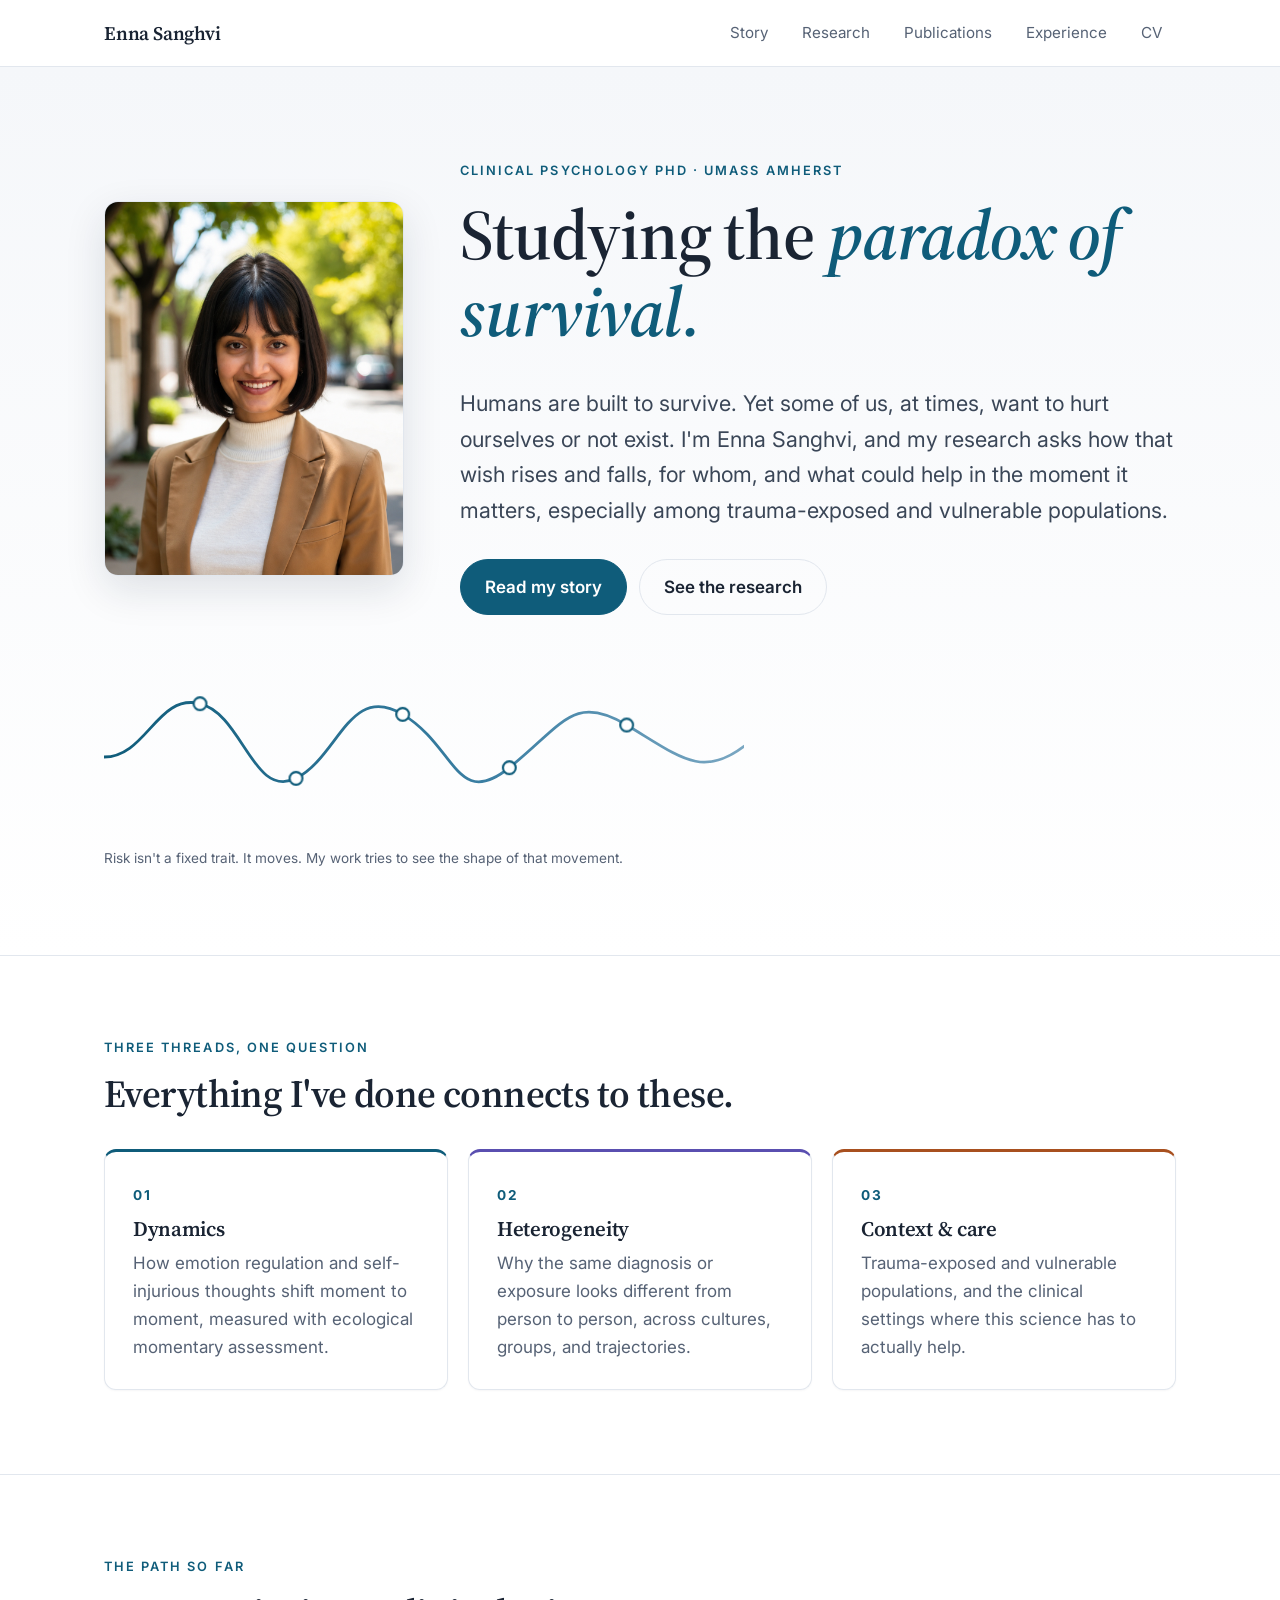
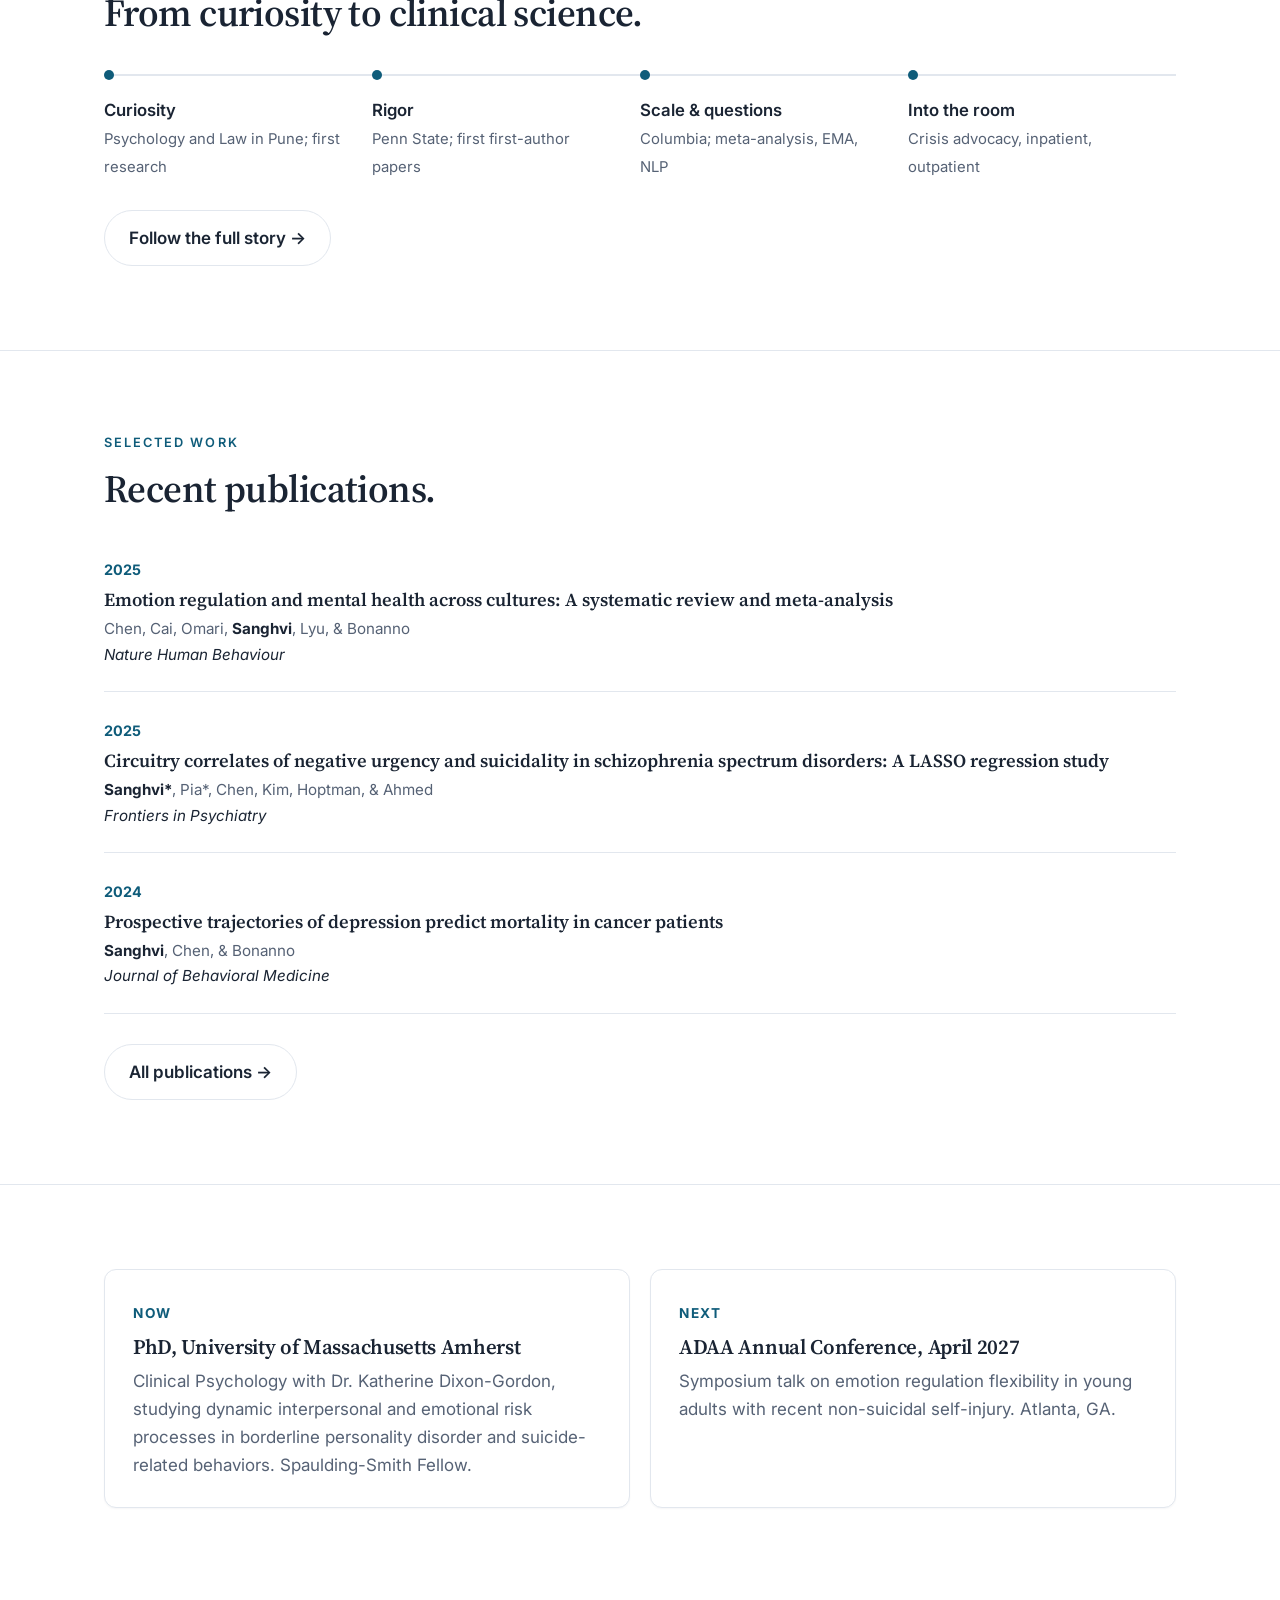
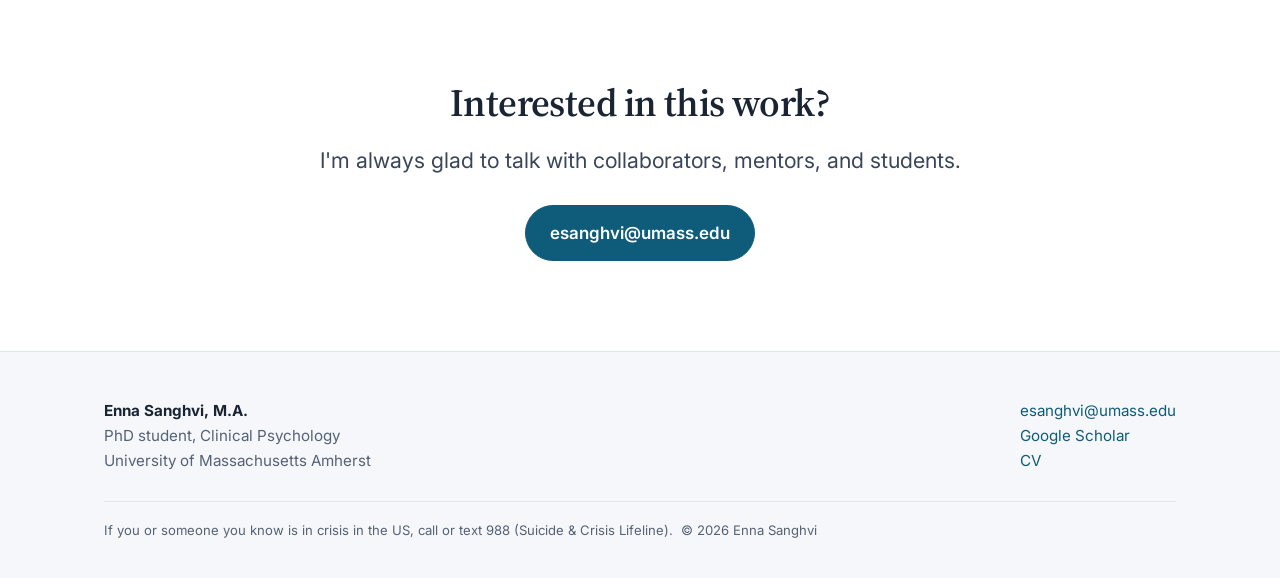
<file: index.html>
<!doctype html>
<html lang="en">
<head>
<meta charset="utf-8">
<meta name="viewport" content="width=device-width,initial-scale=1">
<title>Enna Sanghvi | Clinical Psychology PhD Student</title>
<meta name="description" content="Enna Sanghvi studies how emotion regulation, self-injury, and suicide-related thoughts and behaviors change over time and across contexts. PhD student in Clinical Psychology at UMass Amherst.">
<link rel="preconnect" href="https://fonts.googleapis.com">
<link rel="preconnect" href="https://fonts.gstatic.com" crossorigin>
<link href="https://fonts.googleapis.com/css2?family=Inter:wght@400;500;600&family=Source+Serif+4:ital,wght@0,500;0,600;1,500;1,600&display=swap" rel="stylesheet">
<link rel="stylesheet" href="style.css">
<script>document.documentElement.classList.add('js')</script>
</head>
<body>
<header class="site-header"><div class="wrap bar">
  <a class="brand" href="index.html">Enna Sanghvi</a>
  <button class="burger" aria-label="Menu" aria-expanded="false"><span></span><span></span></button>
  <nav class="nav" id="nav">
    <a href="story.html">Story</a><a href="research.html">Research</a><a href="publications.html">Publications</a><a href="experience.html">Experience</a><a href="cv.html">CV</a>
  </nav>
</div></header>

<main>
<section class="hero"><div class="wrap">
  <div class="hero-grid">
  <figure class="portrait"><img src="Enna_Sanghvi.png" alt="Portrait of Enna Sanghvi" width="1254" height="1254" onerror="this.parentNode.classList.add('noimg');this.remove()"></figure>
  <div class="hero-text">
  <span class="eyebrow">Clinical Psychology PhD · UMass Amherst</span>
  <h1>Studying the <span class="grad">paradox of survival.</span></h1>
  <p class="lead">Humans are built to survive. Yet some of us, at times, want to hurt ourselves or not exist. I'm Enna Sanghvi, and my research asks how that wish rises and falls, for whom, and what could help in the moment it matters, especially among trauma-exposed and vulnerable populations.</p>
  <div class="actions">
    <a class="btn primary" href="story.html">Read my story</a>
    <a class="btn" href="research.html">See the research</a>
  </div>
  </div>
  </div>
  <svg class="pulse" viewBox="0 0 600 160" role="img" aria-label="A line fluctuating over time with measurement points, illustrating moment-to-moment change">
    <defs><linearGradient id="g" x1="0" x2="1"><stop offset="0" stop-color="#0f5c7a"/><stop offset=".6" stop-color="#3b7fa3"/><stop offset="1" stop-color="#7aa7c2"/></linearGradient></defs>
    <path class="line" d="M0 90 C40 90 50 30 90 40 S140 130 180 110 S230 20 280 50 S330 140 380 100 S440 30 490 60 S560 110 600 80"/>
    <circle cx="90" cy="40" r="6"/><circle cx="180" cy="110" r="6"/><circle cx="280" cy="50" r="6"/><circle cx="380" cy="100" r="6"/><circle cx="490" cy="60" r="6"/>
  </svg>
  <p class="cap">Risk isn't a fixed trait. It moves. My work tries to see the shape of that movement.</p>
</div></section>

<section class="section"><div class="wrap">
  <span class="eyebrow">Three threads, one question</span>
  <h2 class="reveal">Everything I've done connects to these.</h2>
  <div class="grid g3" style="margin-top:34px">
    <a class="card d reveal" href="research.html#dynamics"><span class="num">01</span><h3>Dynamics</h3><p>How emotion regulation and self-injurious thoughts shift moment to moment, measured with ecological momentary assessment.</p></a>
    <a class="card h reveal" href="research.html#heterogeneity"><span class="num">02</span><h3>Heterogeneity</h3><p>Why the same diagnosis or exposure looks different from person to person, across cultures, groups, and trajectories.</p></a>
    <a class="card c reveal" href="research.html#context"><span class="num">03</span><h3>Context &amp; care</h3><p>Trauma-exposed and vulnerable populations, and the clinical settings where this science has to actually help.</p></a>
  </div>
</div></section>

<section class="section"><div class="wrap">
  <span class="eyebrow">The path so far</span>
  <h2 class="reveal">From curiosity to clinical science.</h2>
  <div class="path reveal" style="margin-top:40px">
    <div class="step"><b>Curiosity</b><span>Psychology and Law in Pune; first research</span></div>
    <div class="step"><b>Rigor</b><span>Penn State; first first-author papers</span></div>
    <div class="step"><b>Scale &amp; questions</b><span>Columbia; meta-analysis, EMA, NLP</span></div>
    <div class="step"><b>Into the room</b><span>Crisis advocacy, inpatient, outpatient</span></div>
  </div>
  <div class="actions"><a class="btn" href="story.html">Follow the full story →</a></div>
</div></section>

<section class="section"><div class="wrap">
  <span class="eyebrow">Selected work</span>
  <h2 class="reveal">Recent publications.</h2>
  <ul class="pubs" style="margin-top:20px">
    <li class="pub reveal"><span class="yr">2025</span><div class="t">Emotion regulation and mental health across cultures: A systematic review and meta-analysis</div><div class="a">Chen, Cai, Omari, <b>Sanghvi</b>, Lyu, &amp; Bonanno</div><div class="j">Nature Human Behaviour</div></li>
    <li class="pub reveal"><span class="yr">2025</span><div class="t">Circuitry correlates of negative urgency and suicidality in schizophrenia spectrum disorders: A LASSO regression study</div><div class="a"><b>Sanghvi*</b>, Pia*, Chen, Kim, Hoptman, &amp; Ahmed</div><div class="j">Frontiers in Psychiatry</div></li>
    <li class="pub reveal"><span class="yr">2024</span><div class="t">Prospective trajectories of depression predict mortality in cancer patients</div><div class="a"><b>Sanghvi</b>, Chen, &amp; Bonanno</div><div class="j">Journal of Behavioral Medicine</div></li>
  </ul>
  <div class="actions"><a class="btn" href="publications.html">All publications →</a></div>
</div></section>

<section class="section"><div class="wrap">
  <div class="grid g2">
    <div class="card reveal"><span class="num">NOW</span><h3>PhD, University of Massachusetts Amherst</h3><p>Clinical Psychology with Dr. Katherine Dixon-Gordon, studying dynamic interpersonal and emotional risk processes in borderline personality disorder and suicide-related behaviors. Spaulding-Smith Fellow.</p></div>
    <div class="card reveal"><span class="num">NEXT</span><h3>ADAA Annual Conference, April 2027</h3><p>Symposium talk on emotion regulation flexibility in young adults with recent non-suicidal self-injury. Atlanta, GA.</p></div>
  </div>
</div></section>

<section class="cta"><div class="wrap reveal">
  <h2>Interested in this work?</h2>
  <p class="lead" style="margin:0 auto 26px">I'm always glad to talk with collaborators, mentors, and students.</p>
  <a class="btn primary" href="mailto:esanghvi@umass.edu">esanghvi@umass.edu</a>
</div></section>
</main>

<footer class="site-footer"><div class="wrap">
  <div class="foot-grid">
    <div><strong>Enna Sanghvi, M.A.</strong><br>PhD student, Clinical Psychology<br>University of Massachusetts Amherst</div>
    <div><a href="mailto:esanghvi@umass.edu">esanghvi@umass.edu</a><br><a href="https://scholar.google.com/citations?user=xVCnvcsAAAAJ&amp;hl=en">Google Scholar</a><br><a href="cv.html">CV</a></div>
  </div>
  <p class="fine">If you or someone you know is in crisis in the US, call or text 988 (Suicide &amp; Crisis Lifeline). &nbsp;© <span id="yr"></span> Enna Sanghvi</p>
</div></footer>
<script src="script.js"></script>
</body>
</html>
</file>
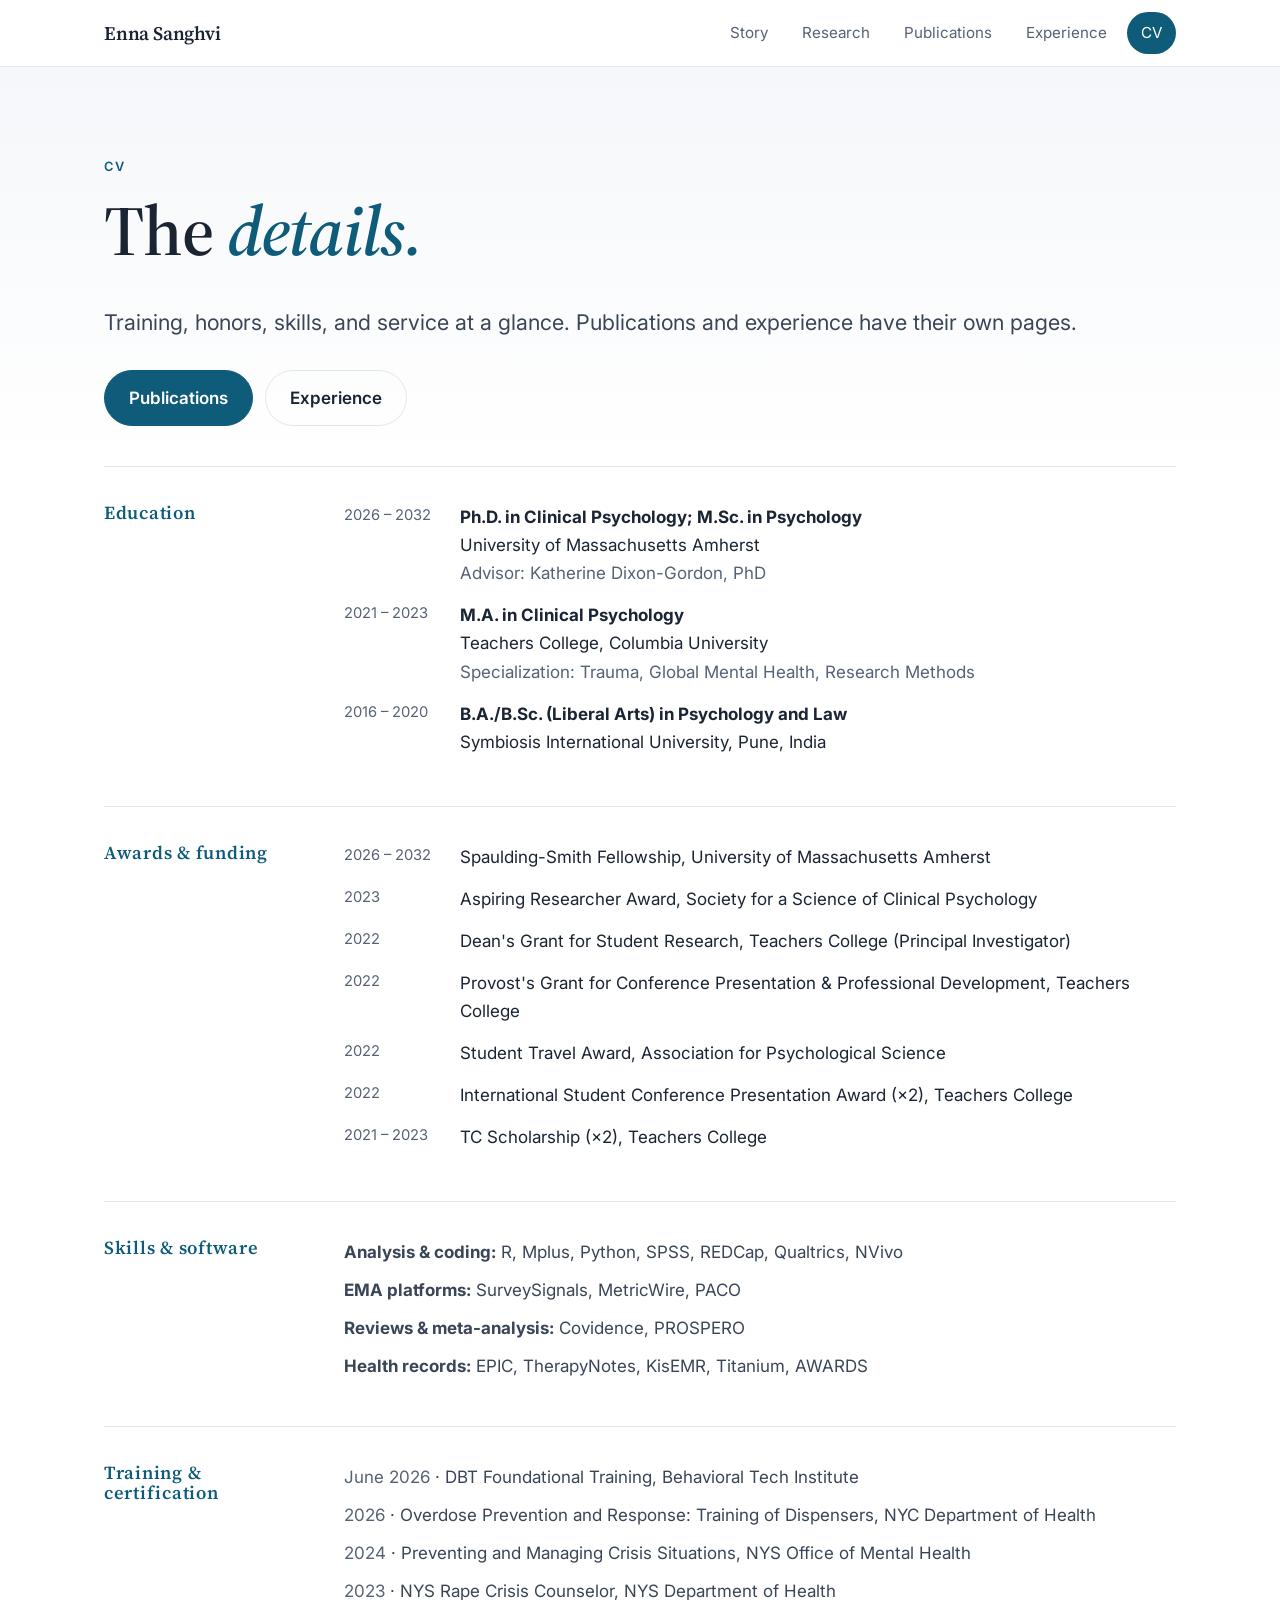
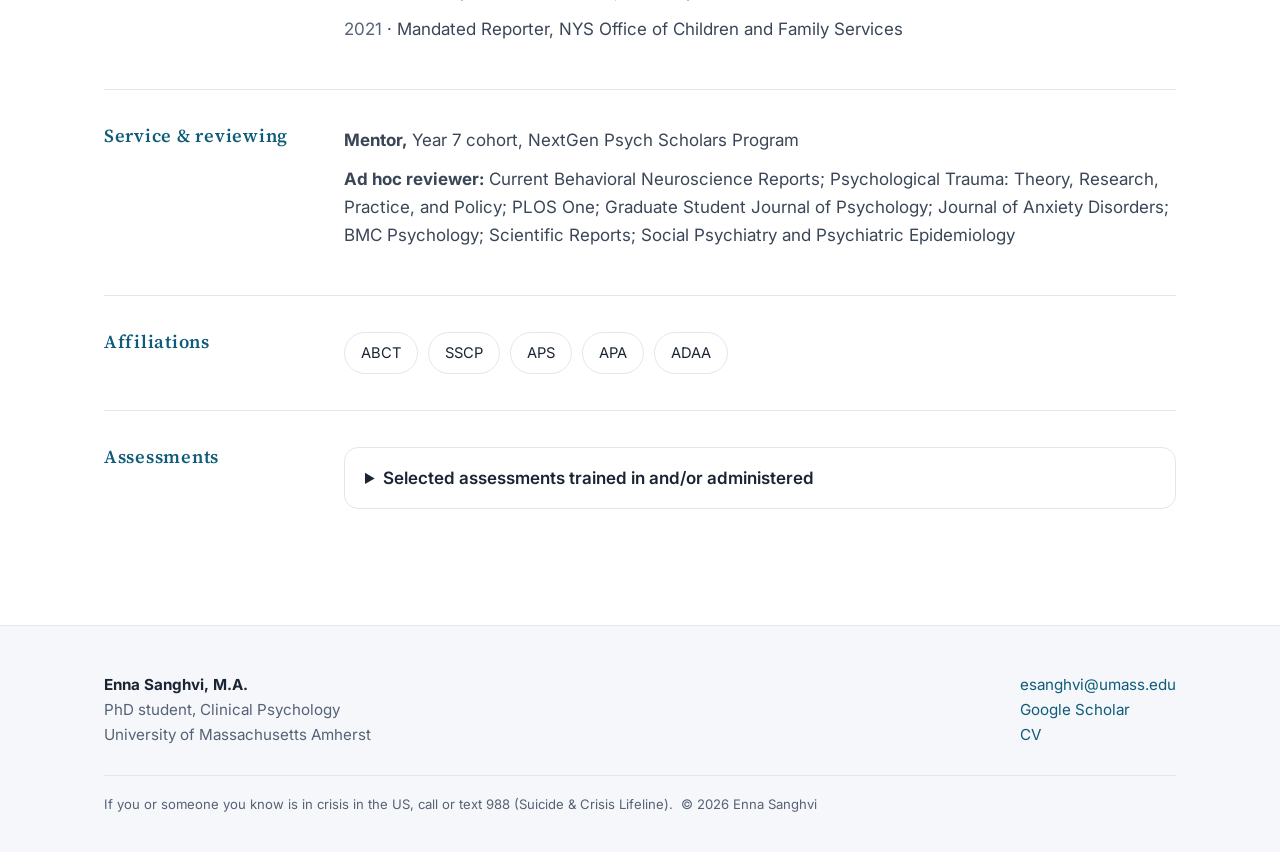
<file: cv.html>
<!doctype html>
<html lang="en">
<head>
<meta charset="utf-8">
<meta name="viewport" content="width=device-width,initial-scale=1">
<title>CV | Enna Sanghvi</title>
<meta name="description" content="Education, awards, skills, training, service, and affiliations.">
<link rel="preconnect" href="https://fonts.googleapis.com">
<link rel="preconnect" href="https://fonts.gstatic.com" crossorigin>
<link href="https://fonts.googleapis.com/css2?family=Inter:wght@400;500;600&family=Source+Serif+4:ital,wght@0,500;0,600;1,500;1,600&display=swap" rel="stylesheet">
<link rel="stylesheet" href="style.css">
<script>document.documentElement.classList.add('js')</script>
</head>
<body>
<header class="site-header"><div class="wrap bar">
  <a class="brand" href="index.html">Enna Sanghvi</a>
  <button class="burger" aria-label="Menu" aria-expanded="false"><span></span><span></span></button>
  <nav class="nav" id="nav">
    <a href="story.html">Story</a><a href="research.html">Research</a><a href="publications.html">Publications</a><a href="experience.html">Experience</a><a href="cv.html">CV</a>
  </nav>
</div></header>

<main>
<section class="page-head"><div class="wrap">
  <span class="eyebrow">CV</span>
  <h1>The <span class="grad">details.</span></h1>
  <p class="lead">Training, honors, skills, and service at a glance. Publications and experience have their own pages.</p>
  <div class="actions"><a class="btn primary" href="publications.html">Publications</a><a class="btn" href="experience.html">Experience</a></div>
</div></section>

<div class="wrap" style="padding-bottom:80px">

<section class="cv-grid"><h2>Education</h2><div>
  <div class="cv-row"><div class="y">2026 – 2032</div><div><b>Ph.D. in Clinical Psychology; M.Sc. in Psychology</b><br>University of Massachusetts Amherst<br><span class="muted">Advisor: Katherine Dixon-Gordon, PhD</span></div></div>
  <div class="cv-row"><div class="y">2021 – 2023</div><div><b>M.A. in Clinical Psychology</b><br>Teachers College, Columbia University<br><span class="muted">Specialization: Trauma, Global Mental Health, Research Methods</span></div></div>
  <div class="cv-row"><div class="y">2016 – 2020</div><div><b>B.A./B.Sc. (Liberal Arts) in Psychology and Law</b><br>Symbiosis International University, Pune, India</div></div>
</div></section>

<section class="cv-grid"><h2>Awards &amp; funding</h2><div>
  <div class="cv-row"><div class="y">2026 – 2032</div><div>Spaulding-Smith Fellowship, University of Massachusetts Amherst</div></div>
  <div class="cv-row"><div class="y">2023</div><div>Aspiring Researcher Award, Society for a Science of Clinical Psychology</div></div>
  <div class="cv-row"><div class="y">2022</div><div>Dean's Grant for Student Research, Teachers College (Principal Investigator)</div></div>
  <div class="cv-row"><div class="y">2022</div><div>Provost's Grant for Conference Presentation &amp; Professional Development, Teachers College</div></div>
  <div class="cv-row"><div class="y">2022</div><div>Student Travel Award, Association for Psychological Science</div></div>
  <div class="cv-row"><div class="y">2022</div><div>International Student Conference Presentation Award (×2), Teachers College</div></div>
  <div class="cv-row"><div class="y">2021 – 2023</div><div>TC Scholarship (×2), Teachers College</div></div>
</div></section>

<section class="cv-grid"><h2>Skills &amp; software</h2><div>
  <ul class="cv-list">
    <li><b>Analysis &amp; coding:</b> R, Mplus, Python, SPSS, REDCap, Qualtrics, NVivo</li>
    <li><b>EMA platforms:</b> SurveySignals, MetricWire, PACO</li>
    <li><b>Reviews &amp; meta-analysis:</b> Covidence, PROSPERO</li>
    <li><b>Health records:</b> EPIC, TherapyNotes, KisEMR, Titanium, AWARDS</li>
  </ul>
</div></section>

<section class="cv-grid"><h2>Training &amp; certification</h2><div>
  <ul class="cv-list">
    <li><span class="muted">June 2026</span> · DBT Foundational Training, Behavioral Tech Institute</li>
    <li><span class="muted">2026</span> · Overdose Prevention and Response: Training of Dispensers, NYC Department of Health</li>
    <li><span class="muted">2024</span> · Preventing and Managing Crisis Situations, NYS Office of Mental Health</li>
    <li><span class="muted">2023</span> · NYS Rape Crisis Counselor, NYS Department of Health</li>
    <li><span class="muted">2021</span> · Mandated Reporter, NYS Office of Children and Family Services</li>
  </ul>
</div></section>

<section class="cv-grid"><h2>Service &amp; reviewing</h2><div>
  <ul class="cv-list">
    <li><b>Mentor,</b> Year 7 cohort, NextGen Psych Scholars Program</li>
    <li><b>Ad hoc reviewer:</b> Current Behavioral Neuroscience Reports; Psychological Trauma: Theory, Research, Practice, and Policy; PLOS One; Graduate Student Journal of Psychology; Journal of Anxiety Disorders; BMC Psychology; Scientific Reports; Social Psychiatry and Psychiatric Epidemiology</li>
  </ul>
</div></section>

<section class="cv-grid"><h2>Affiliations</h2><div>
  <div class="method"><span>ABCT</span><span>SSCP</span><span>APS</span><span>APA</span><span>ADAA</span></div>
</div></section>

<section class="cv-grid"><h2>Assessments</h2><div>
  <details><summary>Selected assessments trained in and/or administered</summary>
  <ul style="margin-top:14px">
    <li>SCID-5, MINI 7.0</li><li>CAPS-5, PCL-5, LEC, THQ</li><li>C-SSRS, SITBI-R, SIQ</li><li>Stanley-Brown Safety Planning</li><li>PANSS, BNSS, PSYRATS, BAVQ-R</li><li>MATRICS Consensus Cognitive Battery</li><li>WAIS-IV (Digit Span, Letter-Number Sequencing)</li><li>D-KEFS (TMT, COWAT, Color-Word)</li><li>HAM-D, QIDS-SR, CGI, STAI-6</li><li>AUDIT, PSQI, MMSE, OSU TBI-ID</li><li>Flanker, Go/No-Go, Stroop tasks</li>
  </ul></details>
</div></section>

</div>
</main>

<footer class="site-footer"><div class="wrap">
  <div class="foot-grid">
    <div><strong>Enna Sanghvi, M.A.</strong><br>PhD student, Clinical Psychology<br>University of Massachusetts Amherst</div>
    <div><a href="mailto:esanghvi@umass.edu">esanghvi@umass.edu</a><br><a href="https://scholar.google.com/citations?user=xVCnvcsAAAAJ&amp;hl=en">Google Scholar</a><br><a href="cv.html">CV</a></div>
  </div>
  <p class="fine">If you or someone you know is in crisis in the US, call or text 988 (Suicide &amp; Crisis Lifeline). &nbsp;© <span id="yr"></span> Enna Sanghvi</p>
</div></footer>
<script src="script.js"></script>
</body>
</html>
</file>
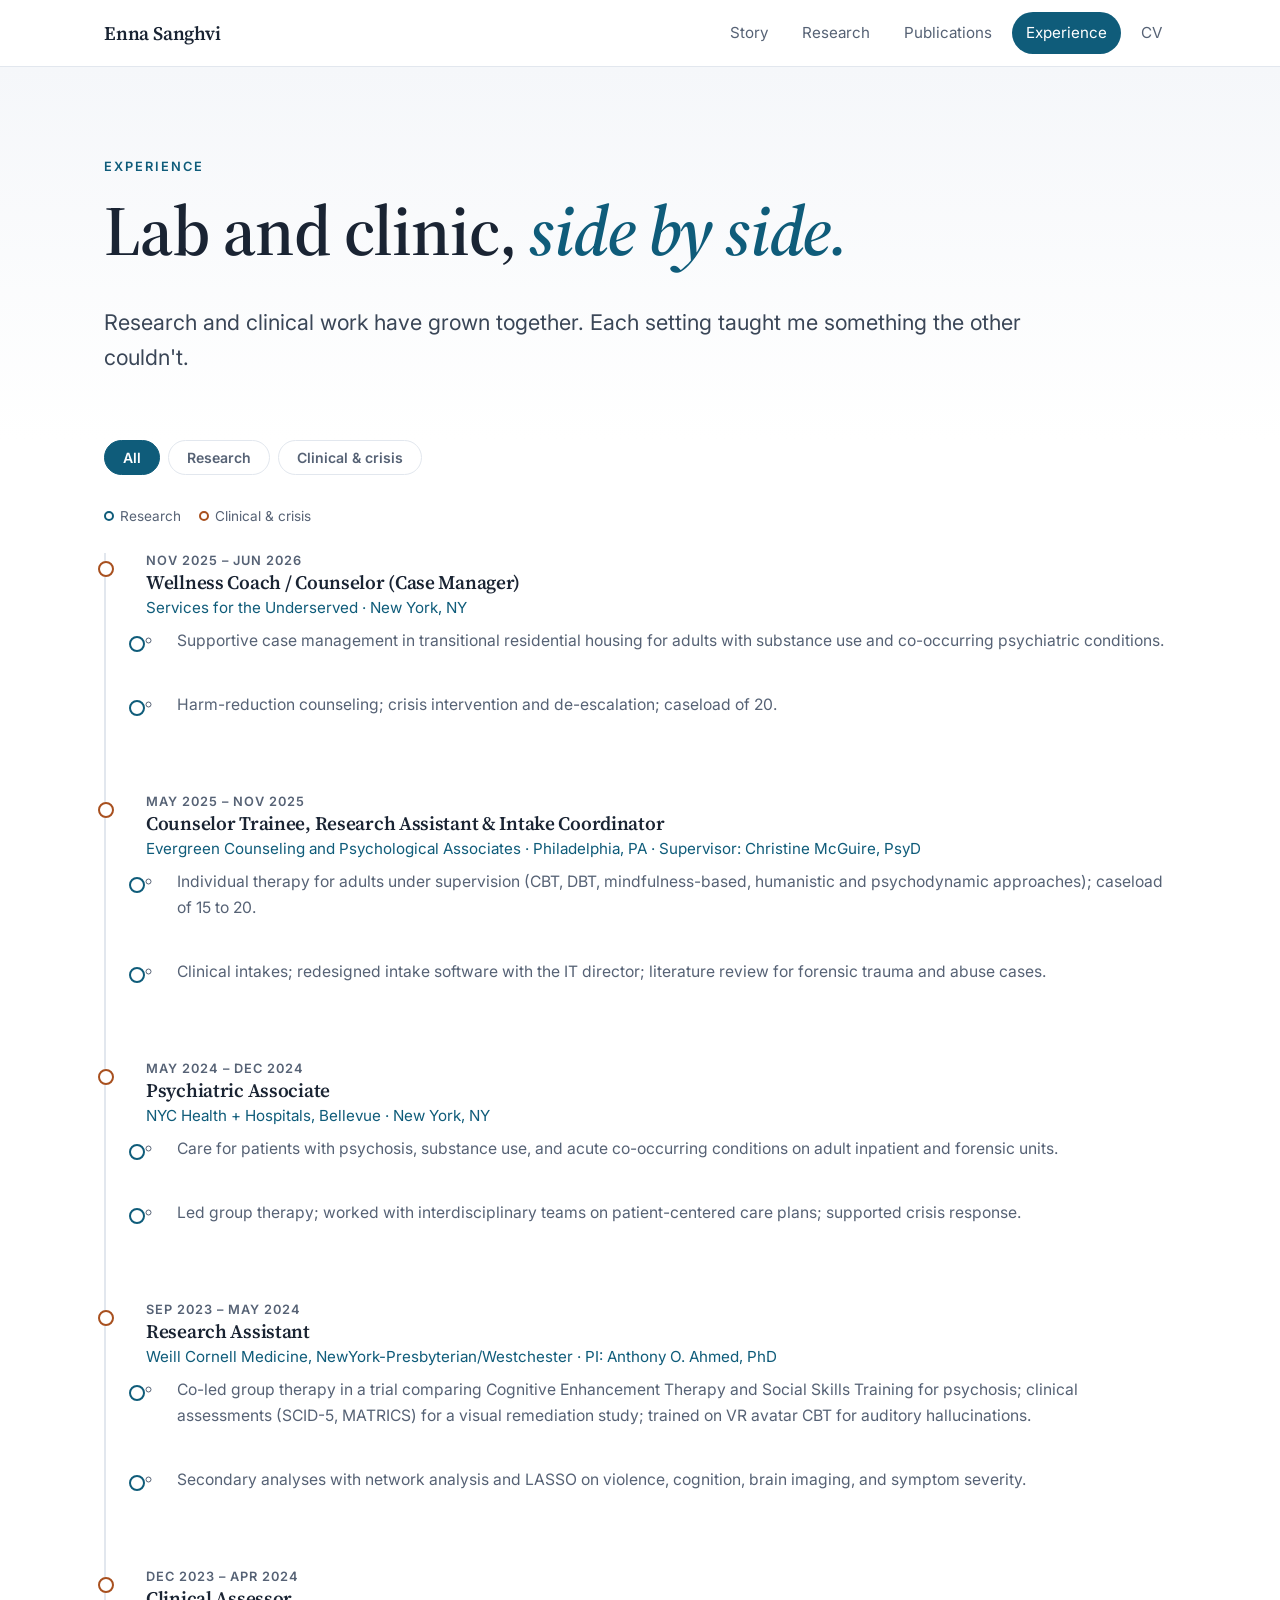
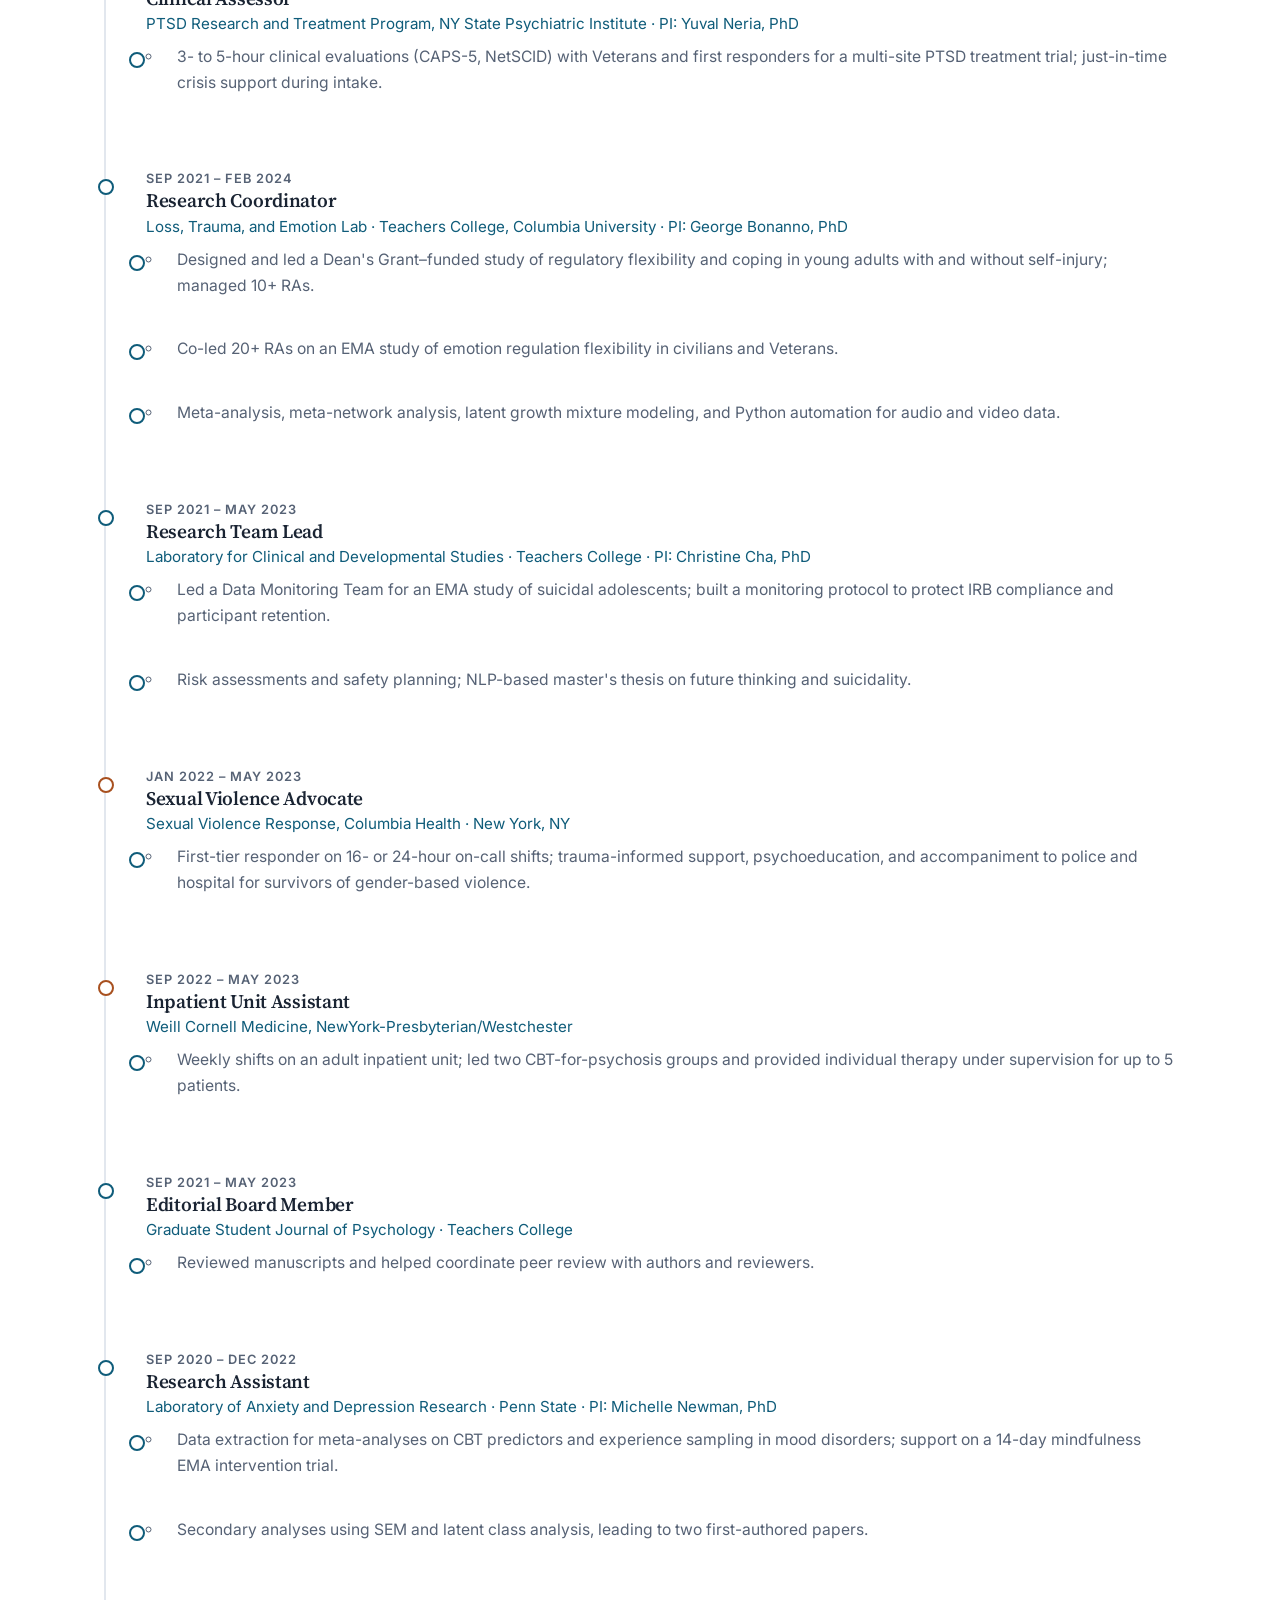
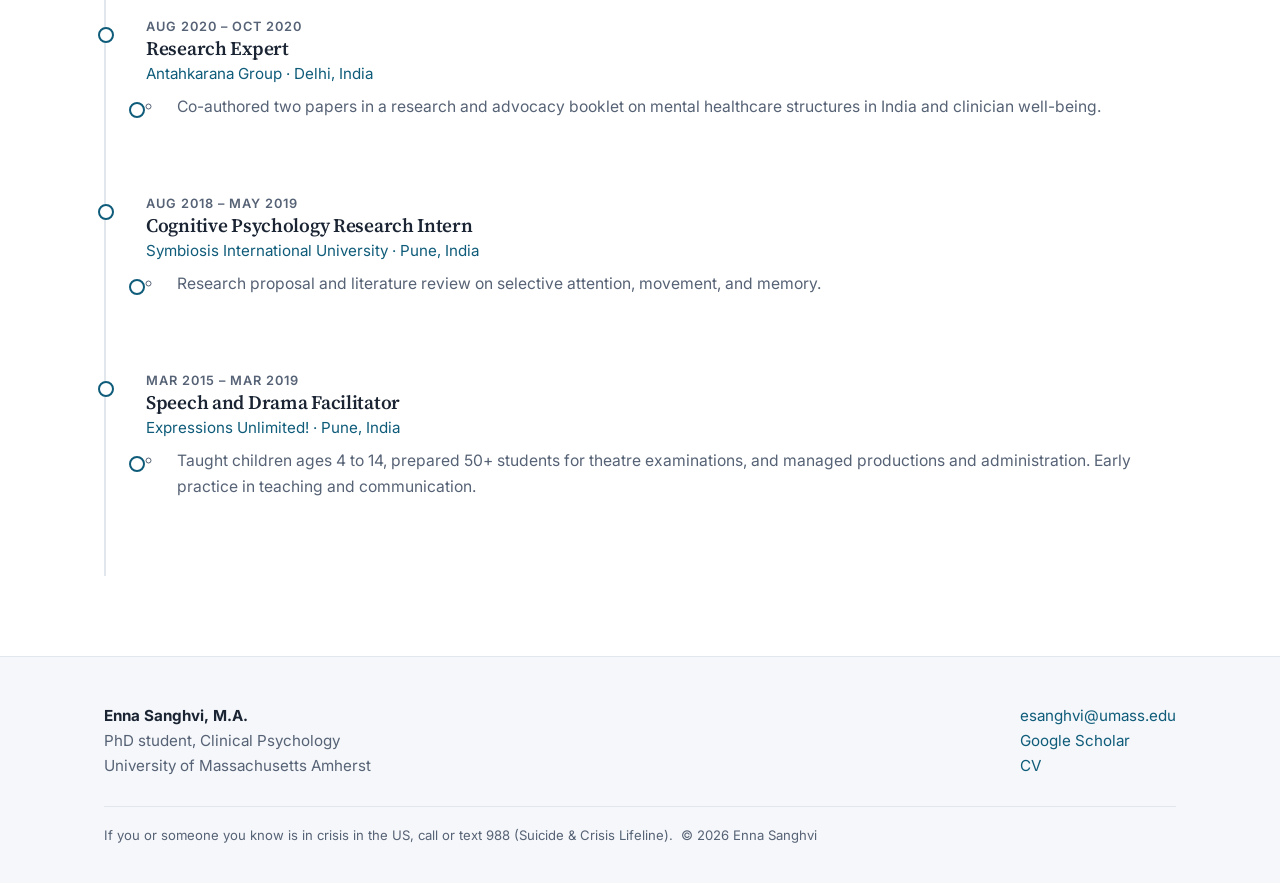
<file: experience.html>
<!doctype html>
<html lang="en">
<head>
<meta charset="utf-8">
<meta name="viewport" content="width=device-width,initial-scale=1">
<title>Experience | Enna Sanghvi</title>
<meta name="description" content="Research and clinical experience across labs, crisis response, inpatient and outpatient settings.">
<link rel="preconnect" href="https://fonts.googleapis.com">
<link rel="preconnect" href="https://fonts.gstatic.com" crossorigin>
<link href="https://fonts.googleapis.com/css2?family=Inter:wght@400;500;600&family=Source+Serif+4:ital,wght@0,500;0,600;1,500;1,600&display=swap" rel="stylesheet">
<link rel="stylesheet" href="style.css">
<script>document.documentElement.classList.add('js')</script>
</head>
<body>
<header class="site-header"><div class="wrap bar">
  <a class="brand" href="index.html">Enna Sanghvi</a>
  <button class="burger" aria-label="Menu" aria-expanded="false"><span></span><span></span></button>
  <nav class="nav" id="nav">
    <a href="story.html">Story</a><a href="research.html">Research</a><a href="publications.html">Publications</a><a href="experience.html">Experience</a><a href="cv.html">CV</a>
  </nav>
</div></header>

<main>
<section class="page-head"><div class="wrap">
  <span class="eyebrow">Experience</span>
  <h1>Lab and clinic, <span class="grad">side by side.</span></h1>
  <p class="lead">Research and clinical work have grown together. Each setting taught me something the other couldn't.</p>
</div></section>

<div class="wrap" style="padding-bottom:80px">
<div class="filters" data-filter-group=".tl li">
  <button class="on" data-f="all">All</button>
  <button data-f="research">Research</button>
  <button data-f="clinical">Clinical &amp; crisis</button>
</div>
<div class="legend"><span><i></i>Research</span><span><i class="cl"></i>Clinical &amp; crisis</span></div>

<ul class="tl">

<li data-tags="clinical"><div class="date">Nov 2025 – Jun 2026</div><h3>Wellness Coach / Counselor (Case Manager)</h3><div class="org">Services for the Underserved · New York, NY</div>
<ul><li>Supportive case management in transitional residential housing for adults with substance use and co-occurring psychiatric conditions.</li><li>Harm-reduction counseling; crisis intervention and de-escalation; caseload of 20.</li></ul></li>

<li data-tags="clinical research"><div class="date">May 2025 – Nov 2025</div><h3>Counselor Trainee, Research Assistant &amp; Intake Coordinator</h3><div class="org">Evergreen Counseling and Psychological Associates · Philadelphia, PA · Supervisor: Christine McGuire, PsyD</div>
<ul><li>Individual therapy for adults under supervision (CBT, DBT, mindfulness-based, humanistic and psychodynamic approaches); caseload of 15 to 20.</li><li>Clinical intakes; redesigned intake software with the IT director; literature review for forensic trauma and abuse cases.</li></ul></li>

<li data-tags="clinical"><div class="date">May 2024 – Dec 2024</div><h3>Psychiatric Associate</h3><div class="org">NYC Health + Hospitals, Bellevue · New York, NY</div>
<ul><li>Care for patients with psychosis, substance use, and acute co-occurring conditions on adult inpatient and forensic units.</li><li>Led group therapy; worked with interdisciplinary teams on patient-centered care plans; supported crisis response.</li></ul></li>

<li data-tags="research clinical"><div class="date">Sep 2023 – May 2024</div><h3>Research Assistant</h3><div class="org">Weill Cornell Medicine, NewYork-Presbyterian/Westchester · PI: Anthony O. Ahmed, PhD</div>
<ul><li>Co-led group therapy in a trial comparing Cognitive Enhancement Therapy and Social Skills Training for psychosis; clinical assessments (SCID-5, MATRICS) for a visual remediation study; trained on VR avatar CBT for auditory hallucinations.</li><li>Secondary analyses with network analysis and LASSO on violence, cognition, brain imaging, and symptom severity.</li></ul></li>

<li data-tags="research clinical"><div class="date">Dec 2023 – Apr 2024</div><h3>Clinical Assessor</h3><div class="org">PTSD Research and Treatment Program, NY State Psychiatric Institute · PI: Yuval Neria, PhD</div>
<ul><li>3- to 5-hour clinical evaluations (CAPS-5, NetSCID) with Veterans and first responders for a multi-site PTSD treatment trial; just-in-time crisis support during intake.</li></ul></li>

<li data-tags="research"><div class="date">Sep 2021 – Feb 2024</div><h3>Research Coordinator</h3><div class="org">Loss, Trauma, and Emotion Lab · Teachers College, Columbia University · PI: George Bonanno, PhD</div>
<ul><li>Designed and led a Dean's Grant–funded study of regulatory flexibility and coping in young adults with and without self-injury; managed 10+ RAs.</li><li>Co-led 20+ RAs on an EMA study of emotion regulation flexibility in civilians and Veterans.</li><li>Meta-analysis, meta-network analysis, latent growth mixture modeling, and Python automation for audio and video data.</li></ul></li>

<li data-tags="research"><div class="date">Sep 2021 – May 2023</div><h3>Research Team Lead</h3><div class="org">Laboratory for Clinical and Developmental Studies · Teachers College · PI: Christine Cha, PhD</div>
<ul><li>Led a Data Monitoring Team for an EMA study of suicidal adolescents; built a monitoring protocol to protect IRB compliance and participant retention.</li><li>Risk assessments and safety planning; NLP-based master's thesis on future thinking and suicidality.</li></ul></li>

<li data-tags="clinical"><div class="date">Jan 2022 – May 2023</div><h3>Sexual Violence Advocate</h3><div class="org">Sexual Violence Response, Columbia Health · New York, NY</div>
<ul><li>First-tier responder on 16- or 24-hour on-call shifts; trauma-informed support, psychoeducation, and accompaniment to police and hospital for survivors of gender-based violence.</li></ul></li>

<li data-tags="clinical research"><div class="date">Sep 2022 – May 2023</div><h3>Inpatient Unit Assistant</h3><div class="org">Weill Cornell Medicine, NewYork-Presbyterian/Westchester</div>
<ul><li>Weekly shifts on an adult inpatient unit; led two CBT-for-psychosis groups and provided individual therapy under supervision for up to 5 patients.</li></ul></li>

<li data-tags="research"><div class="date">Sep 2021 – May 2023</div><h3>Editorial Board Member</h3><div class="org">Graduate Student Journal of Psychology · Teachers College</div>
<ul><li>Reviewed manuscripts and helped coordinate peer review with authors and reviewers.</li></ul></li>

<li data-tags="research"><div class="date">Sep 2020 – Dec 2022</div><h3>Research Assistant</h3><div class="org">Laboratory of Anxiety and Depression Research · Penn State · PI: Michelle Newman, PhD</div>
<ul><li>Data extraction for meta-analyses on CBT predictors and experience sampling in mood disorders; support on a 14-day mindfulness EMA intervention trial.</li><li>Secondary analyses using SEM and latent class analysis, leading to two first-authored papers.</li></ul></li>

<li data-tags="research"><div class="date">Aug 2020 – Oct 2020</div><h3>Research Expert</h3><div class="org">Antahkarana Group · Delhi, India</div>
<ul><li>Co-authored two papers in a research and advocacy booklet on mental healthcare structures in India and clinician well-being.</li></ul></li>

<li data-tags="research"><div class="date">Aug 2018 – May 2019</div><h3>Cognitive Psychology Research Intern</h3><div class="org">Symbiosis International University · Pune, India</div>
<ul><li>Research proposal and literature review on selective attention, movement, and memory.</li></ul></li>

<li data-tags="other"><div class="date">Mar 2015 – Mar 2019</div><h3>Speech and Drama Facilitator</h3><div class="org">Expressions Unlimited! · Pune, India</div>
<ul><li>Taught children ages 4 to 14, prepared 50+ students for theatre examinations, and managed productions and administration. Early practice in teaching and communication.</li></ul></li>

</ul>
</div>
</main>

<footer class="site-footer"><div class="wrap">
  <div class="foot-grid">
    <div><strong>Enna Sanghvi, M.A.</strong><br>PhD student, Clinical Psychology<br>University of Massachusetts Amherst</div>
    <div><a href="mailto:esanghvi@umass.edu">esanghvi@umass.edu</a><br><a href="https://scholar.google.com/citations?user=xVCnvcsAAAAJ&amp;hl=en">Google Scholar</a><br><a href="cv.html">CV</a></div>
  </div>
  <p class="fine">If you or someone you know is in crisis in the US, call or text 988 (Suicide &amp; Crisis Lifeline). &nbsp;© <span id="yr"></span> Enna Sanghvi</p>
</div></footer>
<script src="script.js"></script>
</body>
</html>
</file>
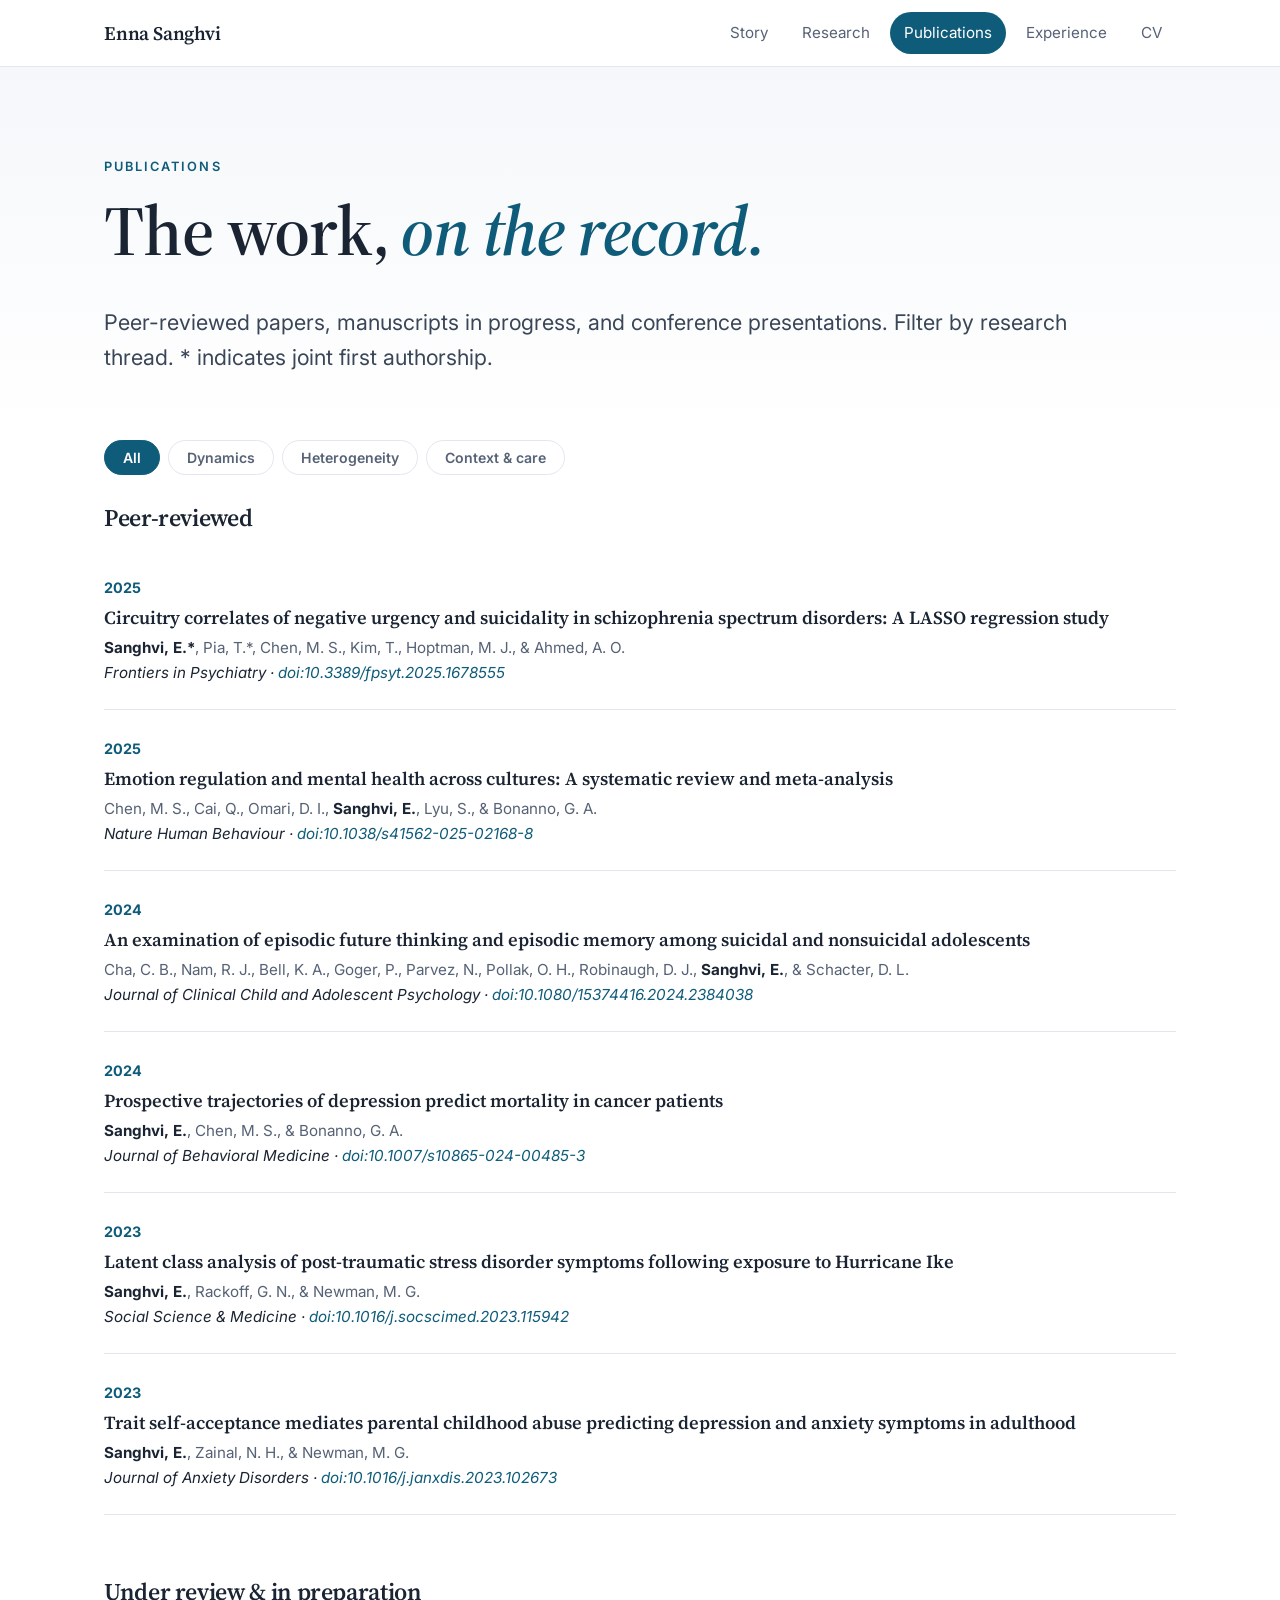
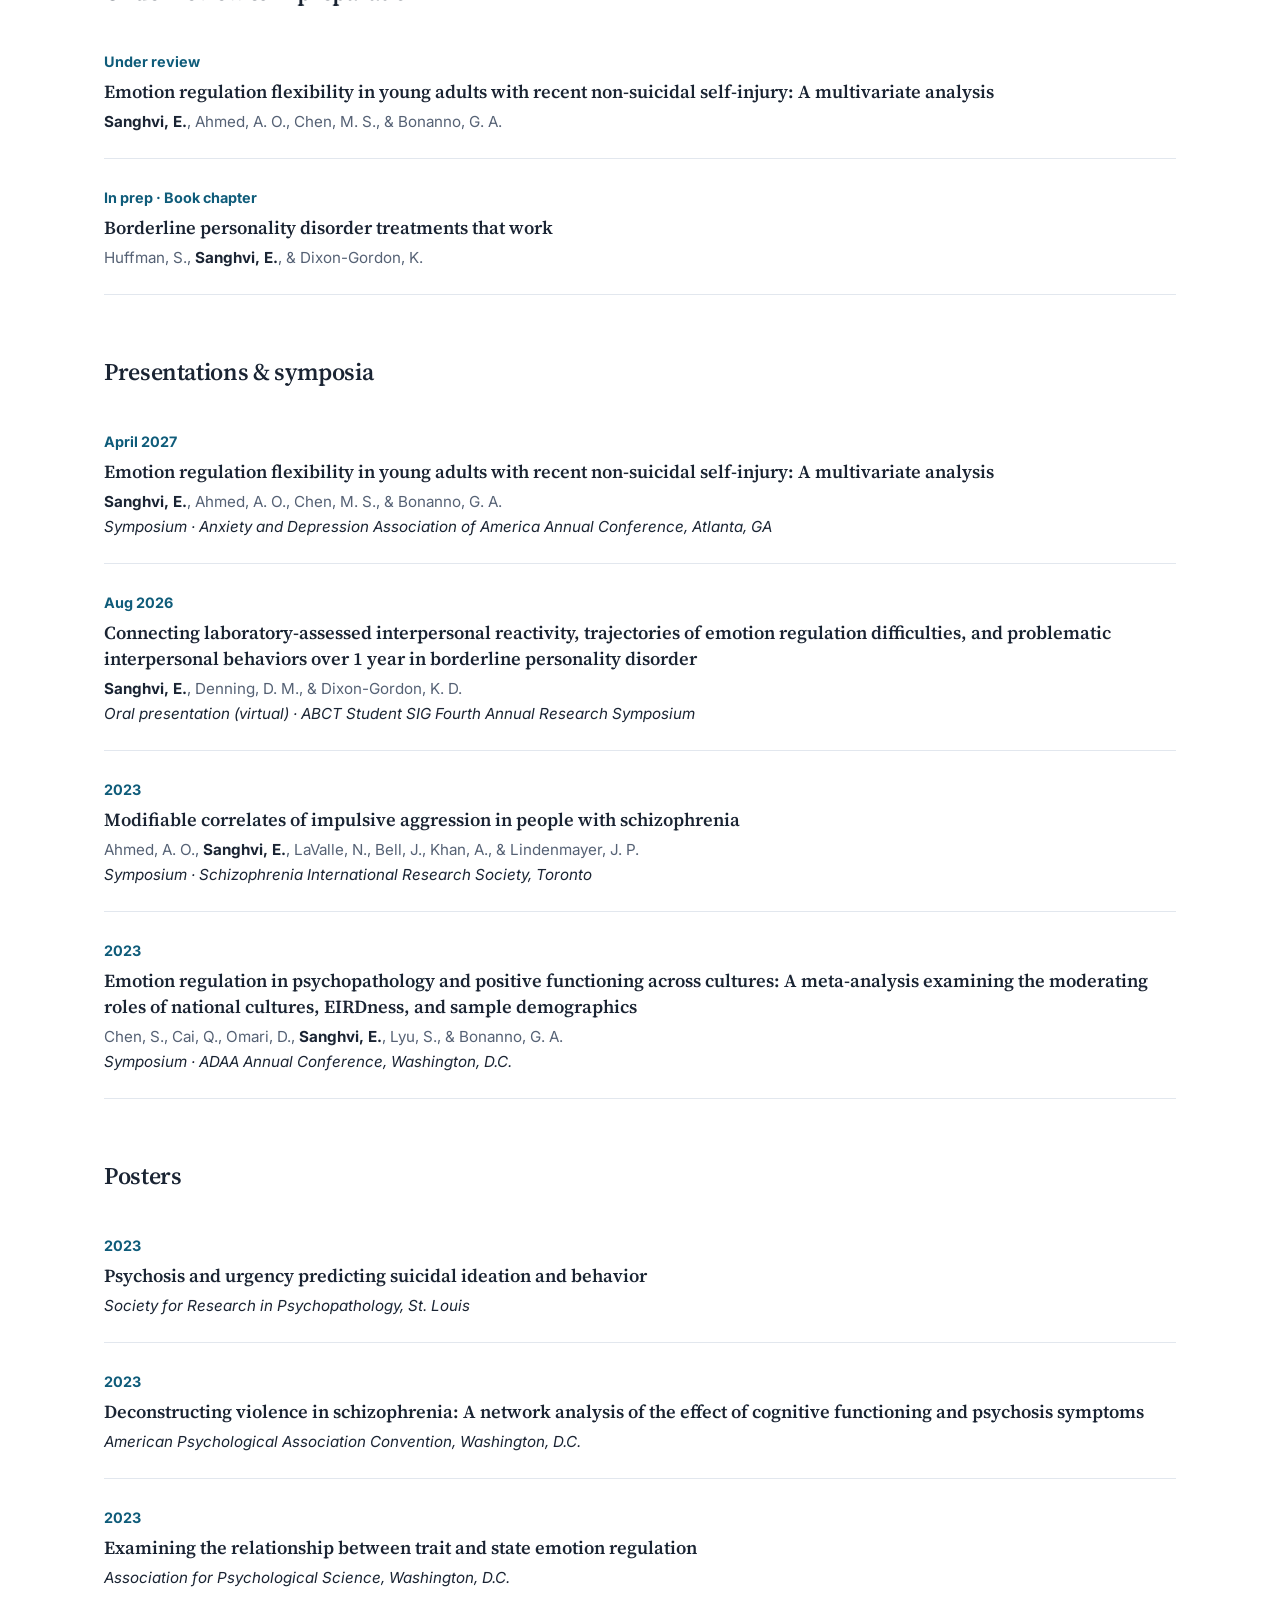
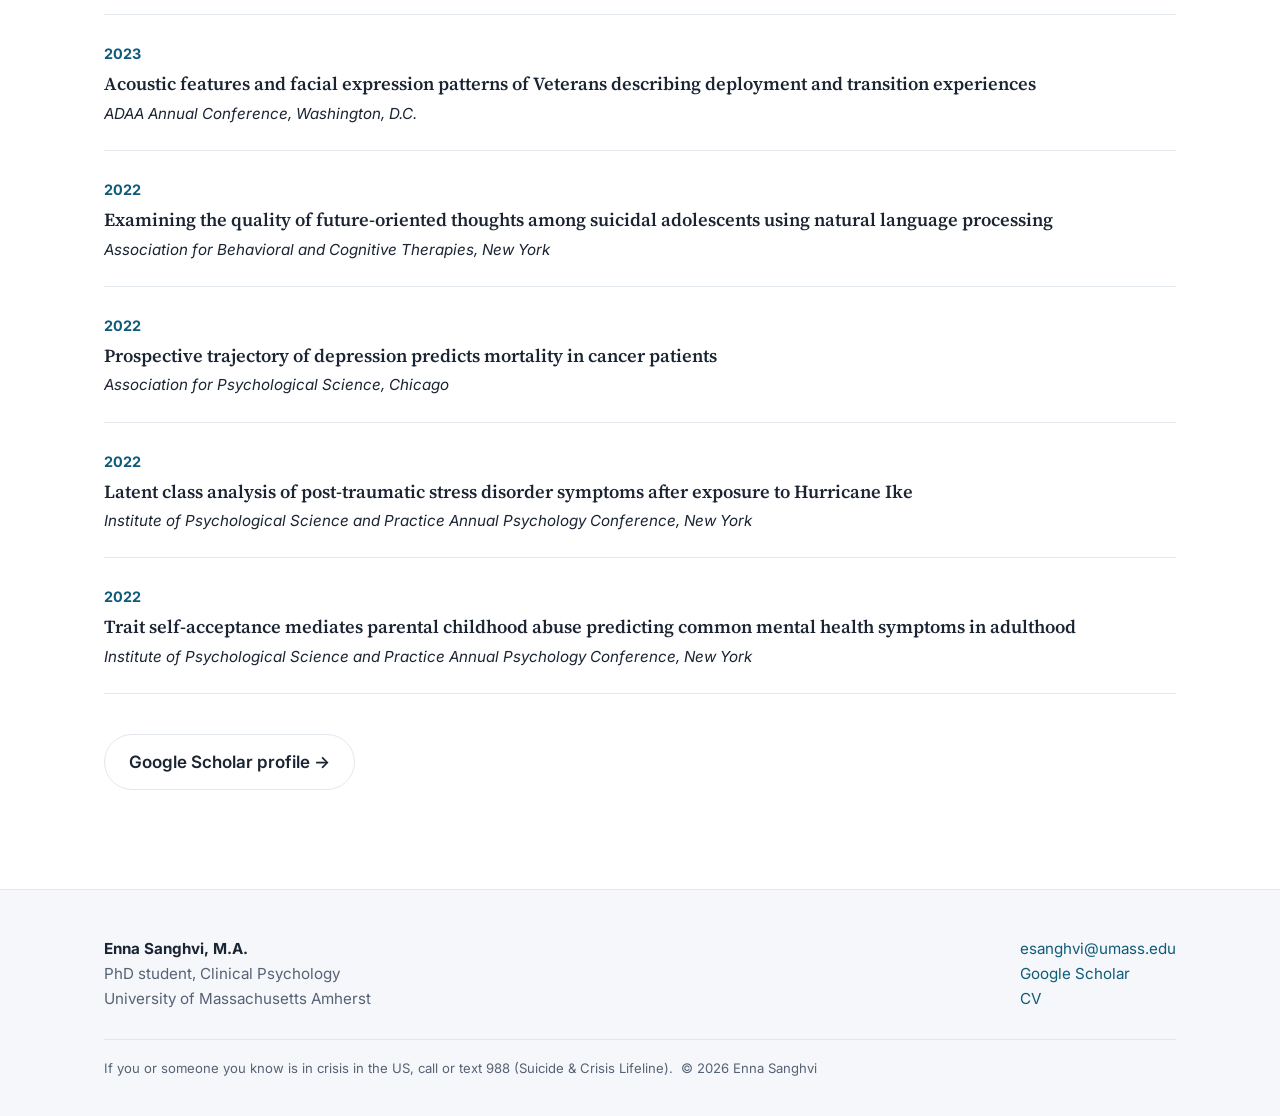
<file: publications.html>
<!doctype html>
<html lang="en">
<head>
<meta charset="utf-8">
<meta name="viewport" content="width=device-width,initial-scale=1">
<title>Publications | Enna Sanghvi</title>
<meta name="description" content="Peer-reviewed publications, manuscripts under review, presentations, and posters by Enna Sanghvi.">
<link rel="preconnect" href="https://fonts.googleapis.com">
<link rel="preconnect" href="https://fonts.gstatic.com" crossorigin>
<link href="https://fonts.googleapis.com/css2?family=Inter:wght@400;500;600&family=Source+Serif+4:ital,wght@0,500;0,600;1,500;1,600&display=swap" rel="stylesheet">
<link rel="stylesheet" href="style.css">
<script>document.documentElement.classList.add('js')</script>
</head>
<body>
<header class="site-header"><div class="wrap bar">
  <a class="brand" href="index.html">Enna Sanghvi</a>
  <button class="burger" aria-label="Menu" aria-expanded="false"><span></span><span></span></button>
  <nav class="nav" id="nav">
    <a href="story.html">Story</a><a href="research.html">Research</a><a href="publications.html">Publications</a><a href="experience.html">Experience</a><a href="cv.html">CV</a>
  </nav>
</div></header>

<main>
<section class="page-head"><div class="wrap">
  <span class="eyebrow">Publications</span>
  <h1>The work, <span class="grad">on the record.</span></h1>
  <p class="lead">Peer-reviewed papers, manuscripts in progress, and conference presentations. Filter by research thread. * indicates joint first authorship.</p>
</div></section>

<div class="wrap" style="padding-bottom:80px">

<div class="filters" data-filter-group=".pub">
  <button class="on" data-f="all">All</button>
  <button data-f="dynamics">Dynamics</button>
  <button data-f="heterogeneity">Heterogeneity</button>
  <button data-f="context">Context &amp; care</button>
</div>

<h2 class="sub-h" style="margin-top:0">Peer-reviewed</h2>
<ul class="pubs">
  <li class="pub" data-tags="heterogeneity context"><span class="yr">2025</span><div class="t">Circuitry correlates of negative urgency and suicidality in schizophrenia spectrum disorders: A LASSO regression study</div><div class="a"><b>Sanghvi, E.*</b>, Pia, T.*, Chen, M. S., Kim, T., Hoptman, M. J., &amp; Ahmed, A. O.</div><div class="j">Frontiers in Psychiatry · <a href="https://doi.org/10.3389/fpsyt.2025.1678555">doi:10.3389/fpsyt.2025.1678555</a></div></li>
  <li class="pub" data-tags="heterogeneity"><span class="yr">2025</span><div class="t">Emotion regulation and mental health across cultures: A systematic review and meta-analysis</div><div class="a">Chen, M. S., Cai, Q., Omari, D. I., <b>Sanghvi, E.</b>, Lyu, S., &amp; Bonanno, G. A.</div><div class="j">Nature Human Behaviour · <a href="https://doi.org/10.1038/s41562-025-02168-8">doi:10.1038/s41562-025-02168-8</a></div></li>
  <li class="pub" data-tags="heterogeneity context"><span class="yr">2024</span><div class="t">An examination of episodic future thinking and episodic memory among suicidal and nonsuicidal adolescents</div><div class="a">Cha, C. B., Nam, R. J., Bell, K. A., Goger, P., Parvez, N., Pollak, O. H., Robinaugh, D. J., <b>Sanghvi, E.</b>, &amp; Schacter, D. L.</div><div class="j">Journal of Clinical Child and Adolescent Psychology · <a href="https://doi.org/10.1080/15374416.2024.2384038">doi:10.1080/15374416.2024.2384038</a></div></li>
  <li class="pub" data-tags="heterogeneity"><span class="yr">2024</span><div class="t">Prospective trajectories of depression predict mortality in cancer patients</div><div class="a"><b>Sanghvi, E.</b>, Chen, M. S., &amp; Bonanno, G. A.</div><div class="j">Journal of Behavioral Medicine · <a href="https://doi.org/10.1007/s10865-024-00485-3">doi:10.1007/s10865-024-00485-3</a></div></li>
  <li class="pub" data-tags="heterogeneity context"><span class="yr">2023</span><div class="t">Latent class analysis of post-traumatic stress disorder symptoms following exposure to Hurricane Ike</div><div class="a"><b>Sanghvi, E.</b>, Rackoff, G. N., &amp; Newman, M. G.</div><div class="j">Social Science &amp; Medicine · <a href="https://doi.org/10.1016/j.socscimed.2023.115942">doi:10.1016/j.socscimed.2023.115942</a></div></li>
  <li class="pub" data-tags="context"><span class="yr">2023</span><div class="t">Trait self-acceptance mediates parental childhood abuse predicting depression and anxiety symptoms in adulthood</div><div class="a"><b>Sanghvi, E.</b>, Zainal, N. H., &amp; Newman, M. G.</div><div class="j">Journal of Anxiety Disorders · <a href="https://doi.org/10.1016/j.janxdis.2023.102673">doi:10.1016/j.janxdis.2023.102673</a></div></li>
</ul>

<h2 class="sub-h">Under review &amp; in preparation</h2>
<ul class="pubs">
  <li class="pub" data-tags="dynamics heterogeneity"><span class="yr">Under review</span><div class="t">Emotion regulation flexibility in young adults with recent non-suicidal self-injury: A multivariate analysis</div><div class="a"><b>Sanghvi, E.</b>, Ahmed, A. O., Chen, M. S., &amp; Bonanno, G. A.</div></li>
  <li class="pub" data-tags="context"><span class="yr">In prep · Book chapter</span><div class="t">Borderline personality disorder treatments that work</div><div class="a">Huffman, S., <b>Sanghvi, E.</b>, &amp; Dixon-Gordon, K.</div></li>
</ul>

<h2 class="sub-h">Presentations &amp; symposia</h2>
<ul class="pubs">
  <li class="pub" data-tags="dynamics heterogeneity"><span class="yr">April 2027</span><div class="t">Emotion regulation flexibility in young adults with recent non-suicidal self-injury: A multivariate analysis</div><div class="a"><b>Sanghvi, E.</b>, Ahmed, A. O., Chen, M. S., &amp; Bonanno, G. A.</div><div class="j">Symposium · Anxiety and Depression Association of America Annual Conference, Atlanta, GA</div></li>
  <li class="pub" data-tags="dynamics"><span class="yr">Aug 2026</span><div class="t">Connecting laboratory-assessed interpersonal reactivity, trajectories of emotion regulation difficulties, and problematic interpersonal behaviors over 1 year in borderline personality disorder</div><div class="a"><b>Sanghvi, E.</b>, Denning, D. M., &amp; Dixon-Gordon, K. D.</div><div class="j">Oral presentation (virtual) · ABCT Student SIG Fourth Annual Research Symposium</div></li>
  <li class="pub" data-tags="context heterogeneity"><span class="yr">2023</span><div class="t">Modifiable correlates of impulsive aggression in people with schizophrenia</div><div class="a">Ahmed, A. O., <b>Sanghvi, E.</b>, LaValle, N., Bell, J., Khan, A., &amp; Lindenmayer, J. P.</div><div class="j">Symposium · Schizophrenia International Research Society, Toronto</div></li>
  <li class="pub" data-tags="heterogeneity"><span class="yr">2023</span><div class="t">Emotion regulation in psychopathology and positive functioning across cultures: A meta-analysis examining the moderating roles of national cultures, EIRDness, and sample demographics</div><div class="a">Chen, S., Cai, Q., Omari, D., <b>Sanghvi, E.</b>, Lyu, S., &amp; Bonanno, G. A.</div><div class="j">Symposium · ADAA Annual Conference, Washington, D.C.</div></li>
</ul>

<h2 class="sub-h">Posters</h2>
<ul class="pubs">
  <li class="pub" data-tags="heterogeneity context"><span class="yr">2023</span><div class="t">Psychosis and urgency predicting suicidal ideation and behavior</div><div class="j">Society for Research in Psychopathology, St. Louis</div></li>
  <li class="pub" data-tags="heterogeneity context"><span class="yr">2023</span><div class="t">Deconstructing violence in schizophrenia: A network analysis of the effect of cognitive functioning and psychosis symptoms</div><div class="j">American Psychological Association Convention, Washington, D.C.</div></li>
  <li class="pub" data-tags="dynamics"><span class="yr">2023</span><div class="t">Examining the relationship between trait and state emotion regulation</div><div class="j">Association for Psychological Science, Washington, D.C.</div></li>
  <li class="pub" data-tags="context heterogeneity"><span class="yr">2023</span><div class="t">Acoustic features and facial expression patterns of Veterans describing deployment and transition experiences</div><div class="j">ADAA Annual Conference, Washington, D.C.</div></li>
  <li class="pub" data-tags="heterogeneity context"><span class="yr">2022</span><div class="t">Examining the quality of future-oriented thoughts among suicidal adolescents using natural language processing</div><div class="j">Association for Behavioral and Cognitive Therapies, New York</div></li>
  <li class="pub" data-tags="heterogeneity"><span class="yr">2022</span><div class="t">Prospective trajectory of depression predicts mortality in cancer patients</div><div class="j">Association for Psychological Science, Chicago</div></li>
  <li class="pub" data-tags="heterogeneity context"><span class="yr">2022</span><div class="t">Latent class analysis of post-traumatic stress disorder symptoms after exposure to Hurricane Ike</div><div class="j">Institute of Psychological Science and Practice Annual Psychology Conference, New York</div></li>
  <li class="pub" data-tags="context"><span class="yr">2022</span><div class="t">Trait self-acceptance mediates parental childhood abuse predicting common mental health symptoms in adulthood</div><div class="j">Institute of Psychological Science and Practice Annual Psychology Conference, New York</div></li>
</ul>

<p style="margin-top:40px"><a class="btn" href="https://scholar.google.com/citations?user=xVCnvcsAAAAJ&amp;hl=en">Google Scholar profile →</a></p>
</div>
</main>

<footer class="site-footer"><div class="wrap">
  <div class="foot-grid">
    <div><strong>Enna Sanghvi, M.A.</strong><br>PhD student, Clinical Psychology<br>University of Massachusetts Amherst</div>
    <div><a href="mailto:esanghvi@umass.edu">esanghvi@umass.edu</a><br><a href="https://scholar.google.com/citations?user=xVCnvcsAAAAJ&amp;hl=en">Google Scholar</a><br><a href="cv.html">CV</a></div>
  </div>
  <p class="fine">If you or someone you know is in crisis in the US, call or text 988 (Suicide &amp; Crisis Lifeline). &nbsp;© <span id="yr"></span> Enna Sanghvi</p>
</div></footer>
<script src="script.js"></script>
</body>
</html>
</file>
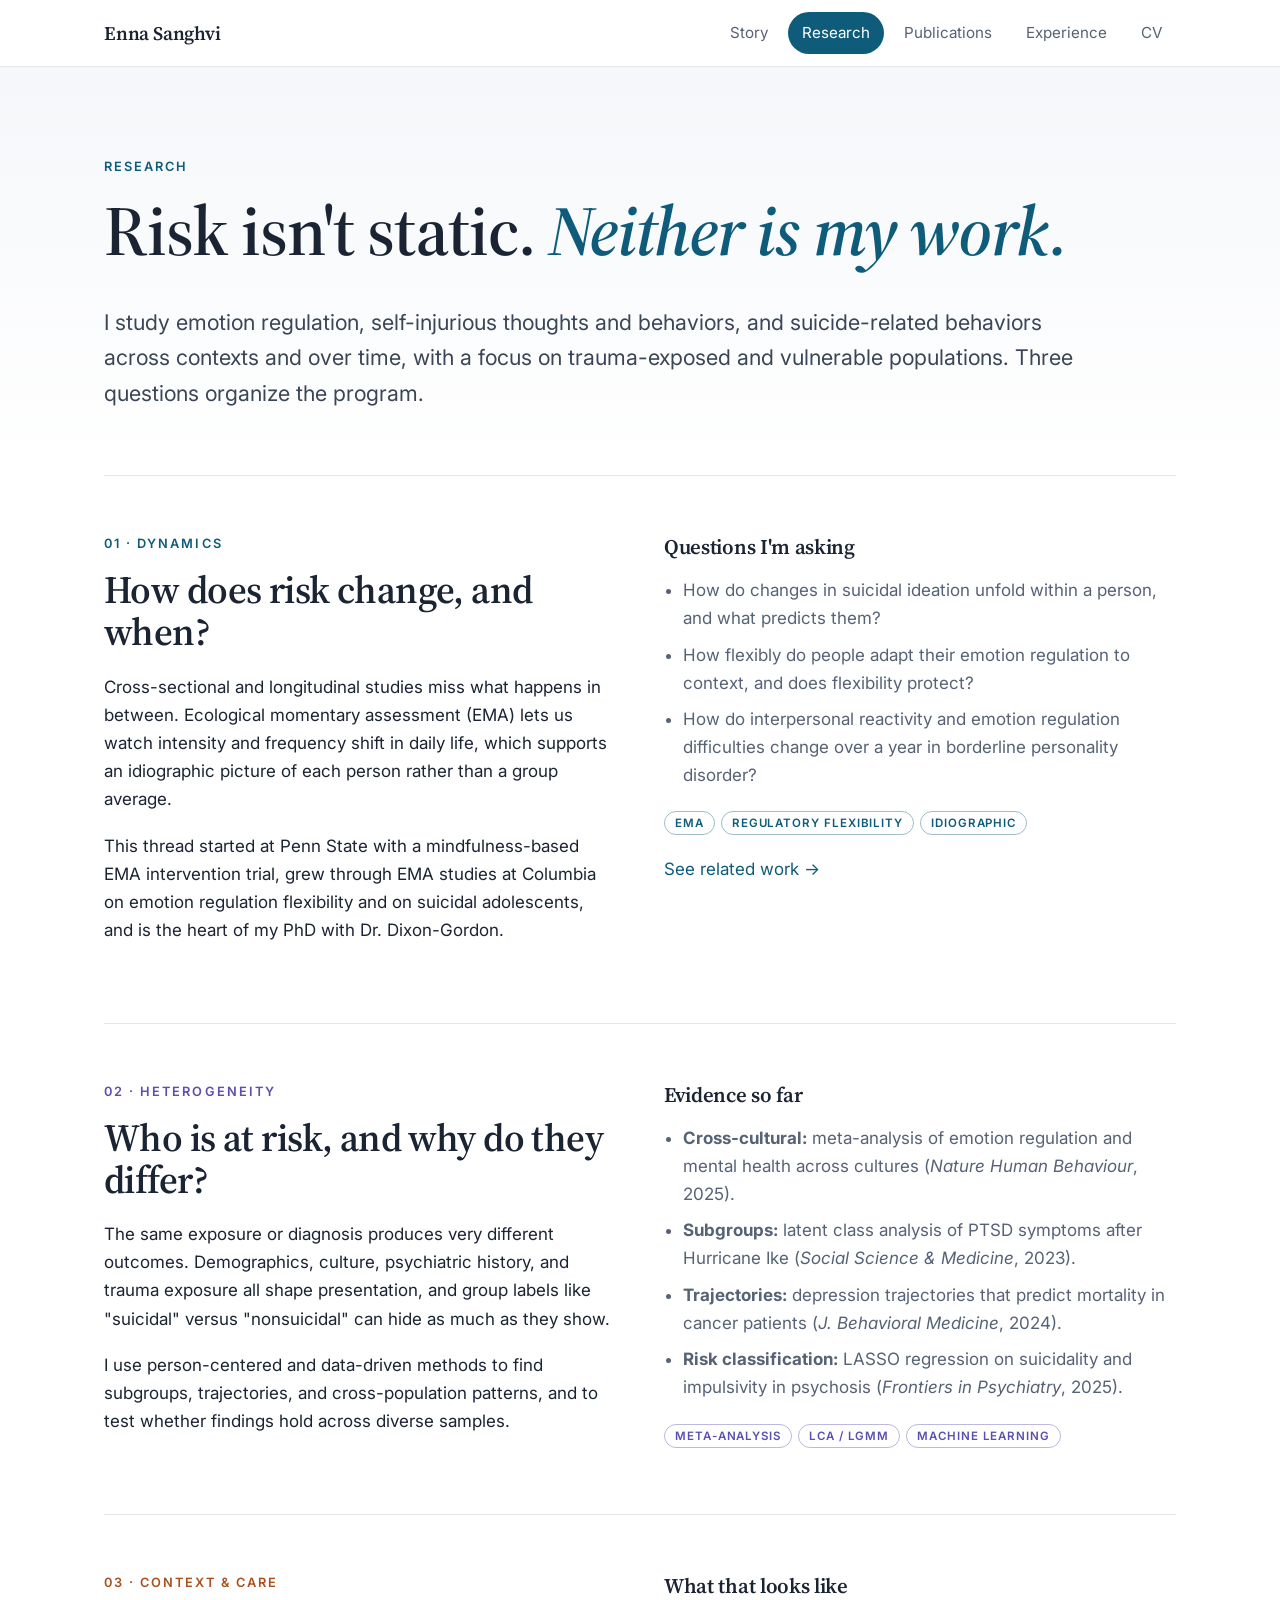
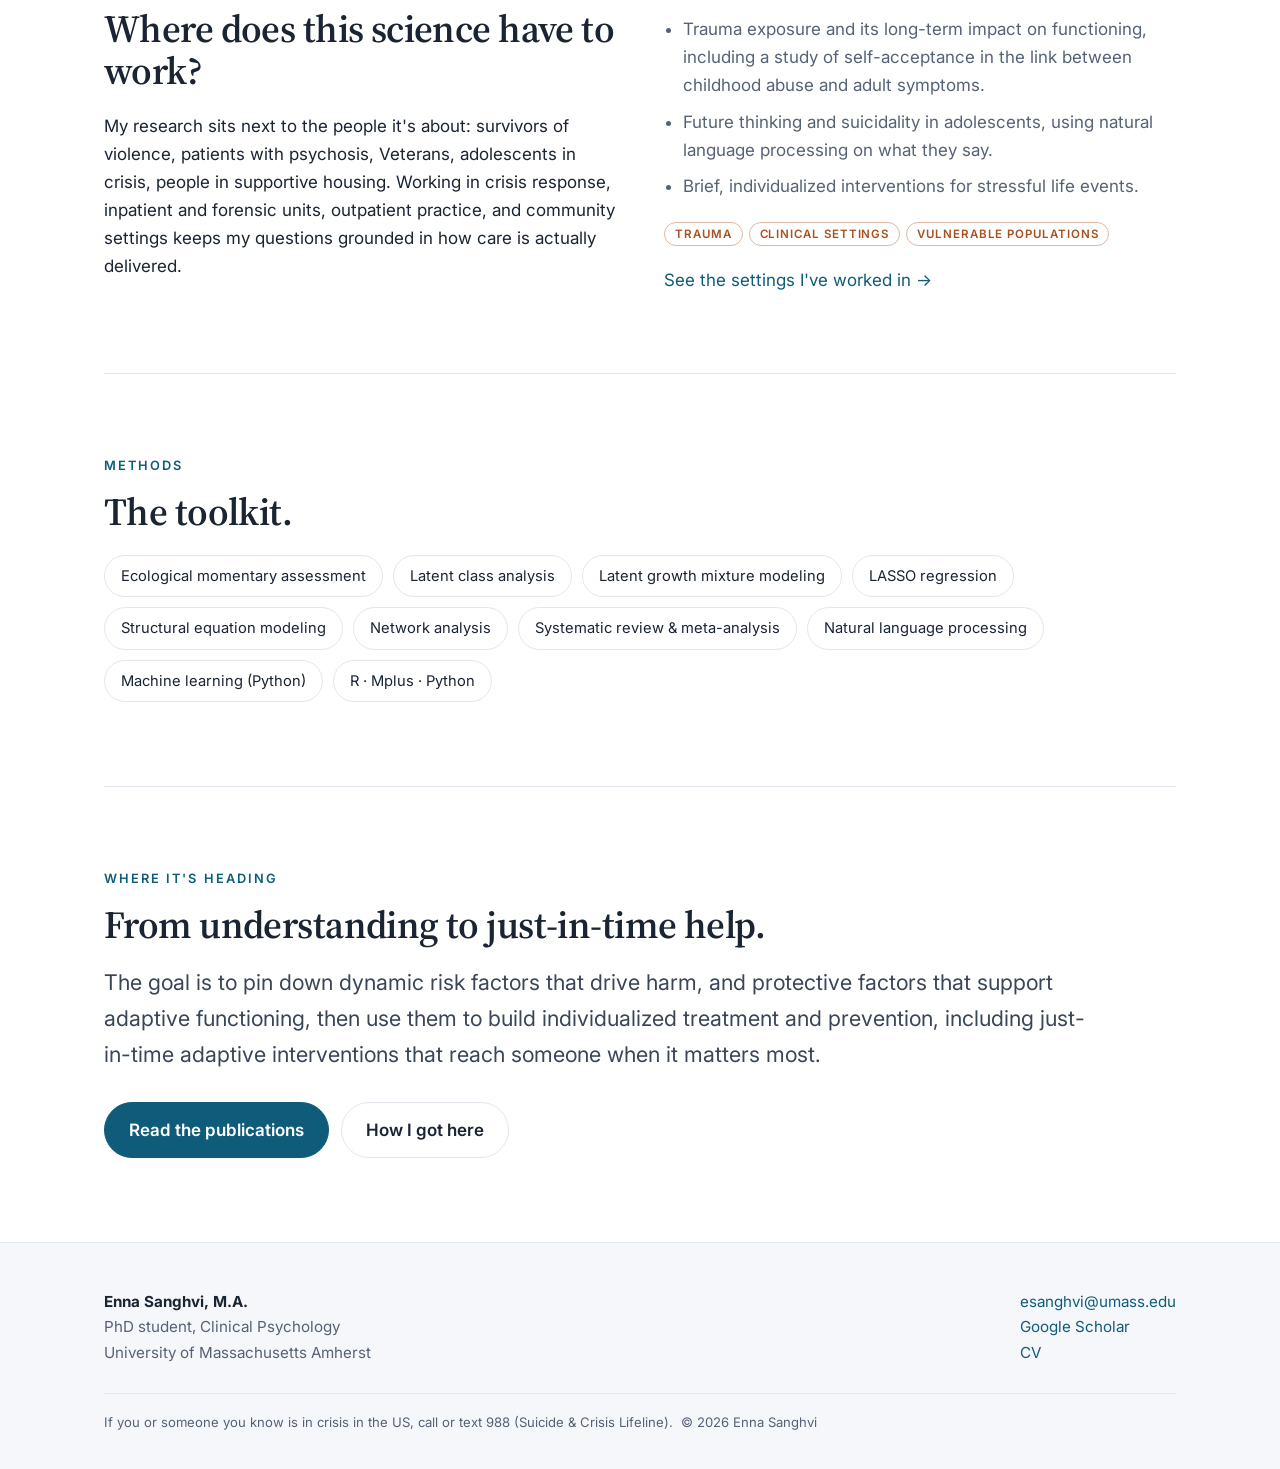
<file: research.html>
<!doctype html>
<html lang="en">
<head>
<meta charset="utf-8">
<meta name="viewport" content="width=device-width,initial-scale=1">
<title>Research | Enna Sanghvi</title>
<meta name="description" content="Research program on the dynamics, heterogeneity, and context of emotion regulation, self-injury, and suicide-related thoughts and behaviors.">
<link rel="preconnect" href="https://fonts.googleapis.com">
<link rel="preconnect" href="https://fonts.gstatic.com" crossorigin>
<link href="https://fonts.googleapis.com/css2?family=Inter:wght@400;500;600&family=Source+Serif+4:ital,wght@0,500;0,600;1,500;1,600&display=swap" rel="stylesheet">
<link rel="stylesheet" href="style.css">
<script>document.documentElement.classList.add('js')</script>
</head>
<body>
<header class="site-header"><div class="wrap bar">
  <a class="brand" href="index.html">Enna Sanghvi</a>
  <button class="burger" aria-label="Menu" aria-expanded="false"><span></span><span></span></button>
  <nav class="nav" id="nav">
    <a href="story.html">Story</a><a href="research.html">Research</a><a href="publications.html">Publications</a><a href="experience.html">Experience</a><a href="cv.html">CV</a>
  </nav>
</div></header>

<main>
<section class="page-head"><div class="wrap">
  <span class="eyebrow">Research</span>
  <h1>Risk isn't static. <span class="grad">Neither is my work.</span></h1>
  <p class="lead">I study emotion regulation, self-injurious thoughts and behaviors, and suicide-related behaviors across contexts and over time, with a focus on trauma-exposed and vulnerable populations. Three questions organize the program.</p>
</div></section>

<div class="wrap">

<section class="theme" id="dynamics">
<div class="reveal">
  <span class="eyebrow">01 · Dynamics</span>
  <h2>How does risk change, and when?</h2>
  <p>Cross-sectional and longitudinal studies miss what happens in between. Ecological momentary assessment (EMA) lets us watch intensity and frequency shift in daily life, which supports an idiographic picture of each person rather than a group average.</p>
  <p>This thread started at Penn State with a mindfulness-based EMA intervention trial, grew through EMA studies at Columbia on emotion regulation flexibility and on suicidal adolescents, and is the heart of my PhD with Dr. Dixon-Gordon.</p>
</div>
<div class="reveal">
  <h3>Questions I'm asking</h3>
  <ul>
    <li>How do changes in suicidal ideation unfold within a person, and what predicts them?</li>
    <li>How flexibly do people adapt their emotion regulation to context, and does flexibility protect?</li>
    <li>How do interpersonal reactivity and emotion regulation difficulties change over a year in borderline personality disorder?</li>
  </ul>
  <div class="tag-row"><span class="chip dynamics">EMA</span><span class="chip dynamics">regulatory flexibility</span><span class="chip dynamics">idiographic</span></div>
  <p style="margin-top:14px"><a href="publications.html">See related work →</a></p>
</div>
</section>

<section class="theme" id="heterogeneity">
<div class="reveal">
  <span class="eyebrow" style="color:var(--accent3)">02 · Heterogeneity</span>
  <h2>Who is at risk, and why do they differ?</h2>
  <p>The same exposure or diagnosis produces very different outcomes. Demographics, culture, psychiatric history, and trauma exposure all shape presentation, and group labels like "suicidal" versus "nonsuicidal" can hide as much as they show.</p>
  <p>I use person-centered and data-driven methods to find subgroups, trajectories, and cross-population patterns, and to test whether findings hold across diverse samples.</p>
</div>
<div class="reveal">
  <h3>Evidence so far</h3>
  <ul>
    <li><b>Cross-cultural:</b> meta-analysis of emotion regulation and mental health across cultures (<i>Nature Human Behaviour</i>, 2025).</li>
    <li><b>Subgroups:</b> latent class analysis of PTSD symptoms after Hurricane Ike (<i>Social Science &amp; Medicine</i>, 2023).</li>
    <li><b>Trajectories:</b> depression trajectories that predict mortality in cancer patients (<i>J. Behavioral Medicine</i>, 2024).</li>
    <li><b>Risk classification:</b> LASSO regression on suicidality and impulsivity in psychosis (<i>Frontiers in Psychiatry</i>, 2025).</li>
  </ul>
  <div class="tag-row"><span class="chip heterogeneity">meta-analysis</span><span class="chip heterogeneity">LCA / LGMM</span><span class="chip heterogeneity">machine learning</span></div>
</div>
</section>

<section class="theme" id="context">
<div class="reveal">
  <span class="eyebrow" style="color:var(--accent2)">03 · Context &amp; care</span>
  <h2>Where does this science have to work?</h2>
  <p>My research sits next to the people it's about: survivors of violence, patients with psychosis, Veterans, adolescents in crisis, people in supportive housing. Working in crisis response, inpatient and forensic units, outpatient practice, and community settings keeps my questions grounded in how care is actually delivered.</p>
</div>
<div class="reveal">
  <h3>What that looks like</h3>
  <ul>
    <li>Trauma exposure and its long-term impact on functioning, including a study of self-acceptance in the link between childhood abuse and adult symptoms.</li>
    <li>Future thinking and suicidality in adolescents, using natural language processing on what they say.</li>
    <li>Brief, individualized interventions for stressful life events.</li>
  </ul>
  <div class="tag-row"><span class="chip context">trauma</span><span class="chip context">clinical settings</span><span class="chip context">vulnerable populations</span></div>
  <p style="margin-top:14px"><a href="experience.html">See the settings I've worked in →</a></p>
</div>
</section>

<section class="section" style="border-top:1px solid var(--line)">
  <span class="eyebrow">Methods</span>
  <h2 class="reveal">The toolkit.</h2>
  <div class="method reveal" style="margin-top:22px">
    <span>Ecological momentary assessment</span><span>Latent class analysis</span><span>Latent growth mixture modeling</span><span>LASSO regression</span><span>Structural equation modeling</span><span>Network analysis</span><span>Systematic review &amp; meta-analysis</span><span>Natural language processing</span><span>Machine learning (Python)</span><span>R · Mplus · Python</span>
  </div>
</section>

<section class="section" style="border-top:1px solid var(--line)">
  <span class="eyebrow">Where it's heading</span>
  <h2 class="reveal">From understanding to just-in-time help.</h2>
  <p class="lead reveal">The goal is to pin down dynamic risk factors that drive harm, and protective factors that support adaptive functioning, then use them to build individualized treatment and prevention, including just-in-time adaptive interventions that reach someone when it matters most.</p>
  <div class="actions"><a class="btn primary" href="publications.html">Read the publications</a><a class="btn" href="story.html">How I got here</a></div>
</section>

</div>
</main>

<footer class="site-footer"><div class="wrap">
  <div class="foot-grid">
    <div><strong>Enna Sanghvi, M.A.</strong><br>PhD student, Clinical Psychology<br>University of Massachusetts Amherst</div>
    <div><a href="mailto:esanghvi@umass.edu">esanghvi@umass.edu</a><br><a href="https://scholar.google.com/citations?user=xVCnvcsAAAAJ&amp;hl=en">Google Scholar</a><br><a href="cv.html">CV</a></div>
  </div>
  <p class="fine">If you or someone you know is in crisis in the US, call or text 988 (Suicide &amp; Crisis Lifeline). &nbsp;© <span id="yr"></span> Enna Sanghvi</p>
</div></footer>
<script src="script.js"></script>
</body>
</html>
</file>
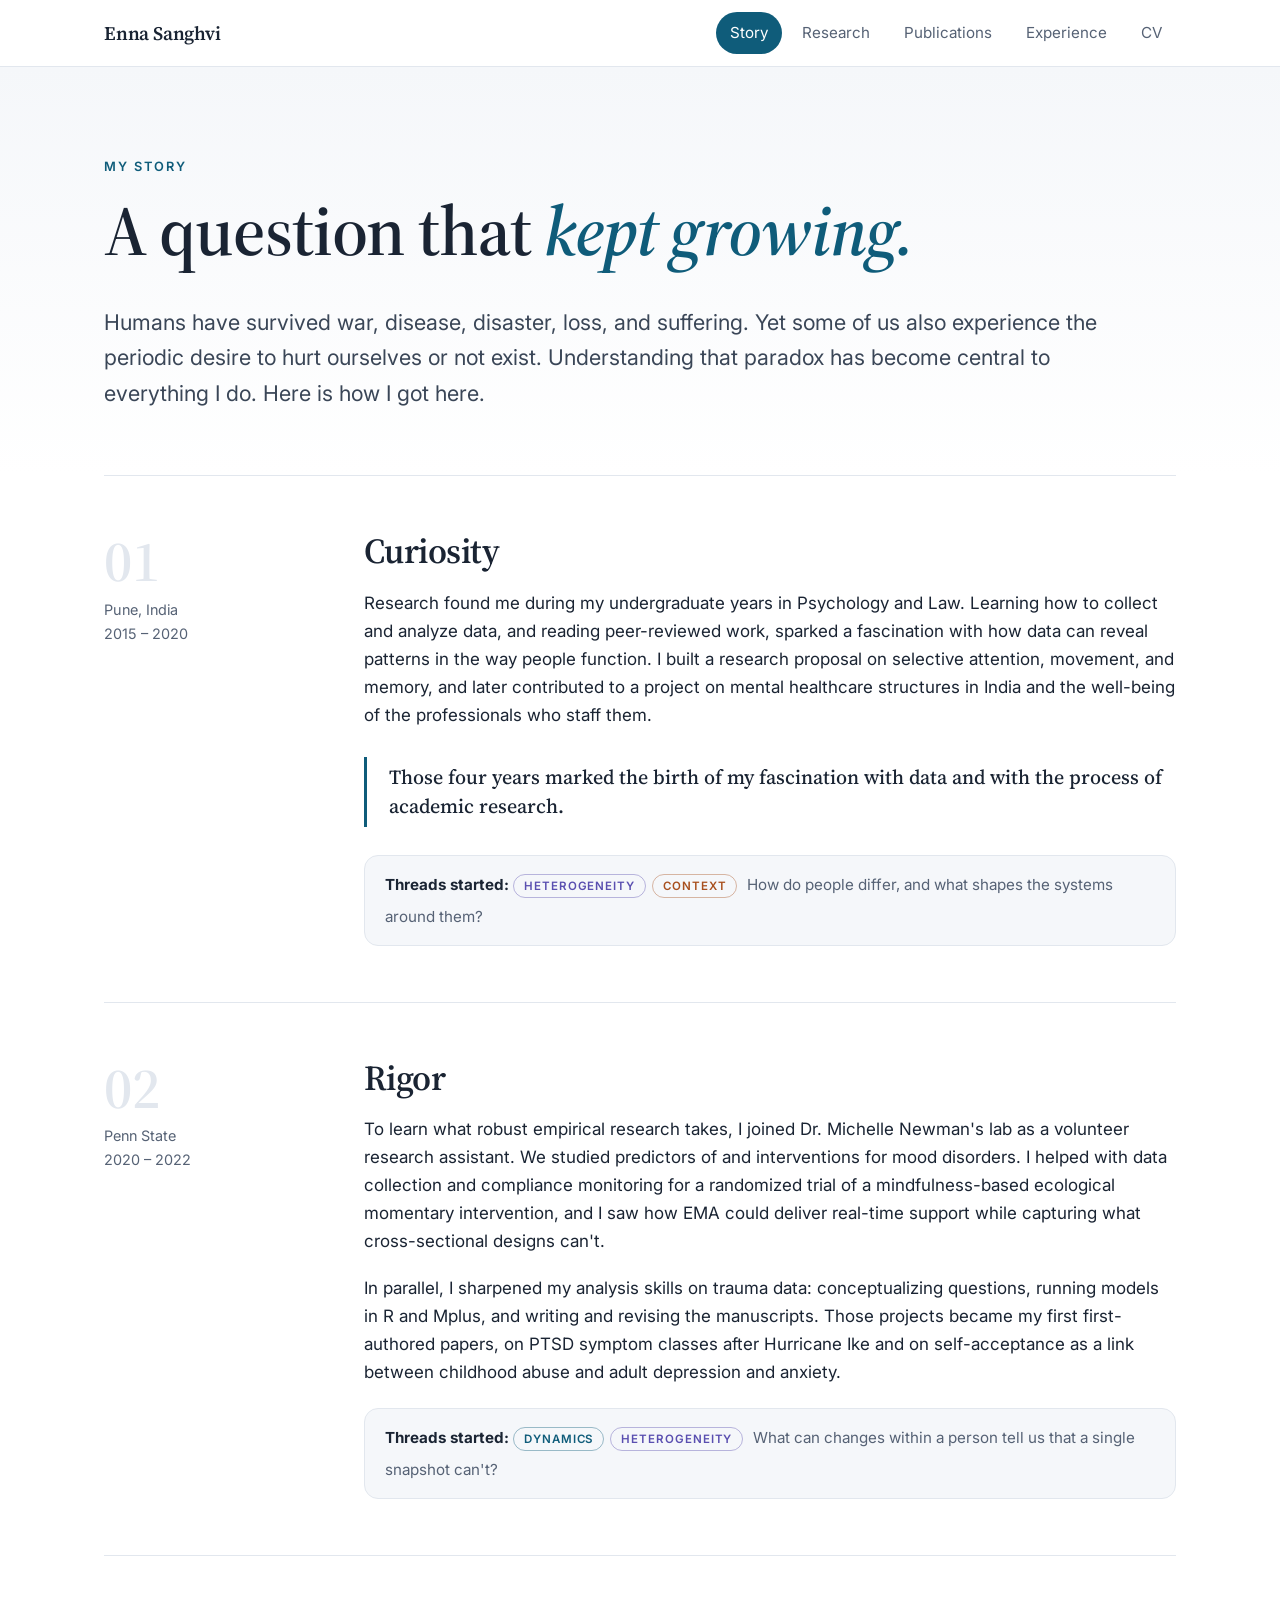
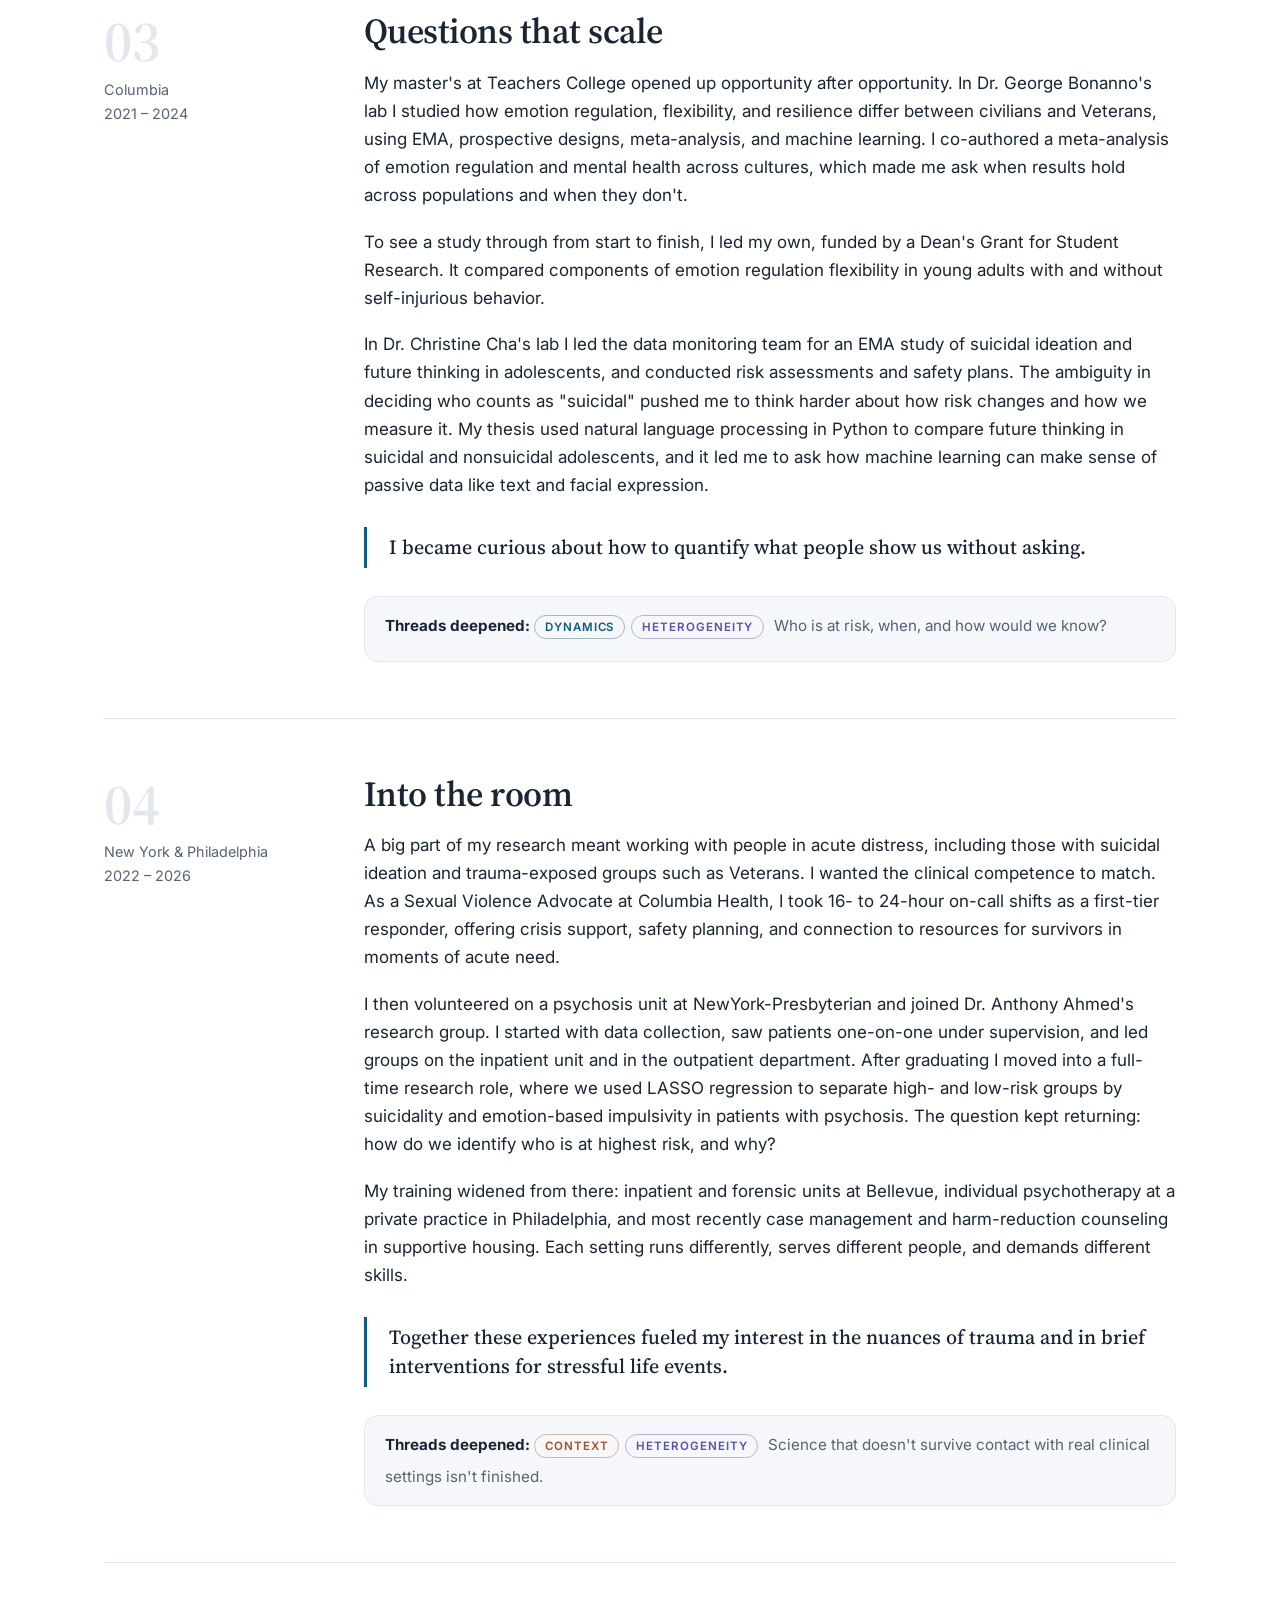
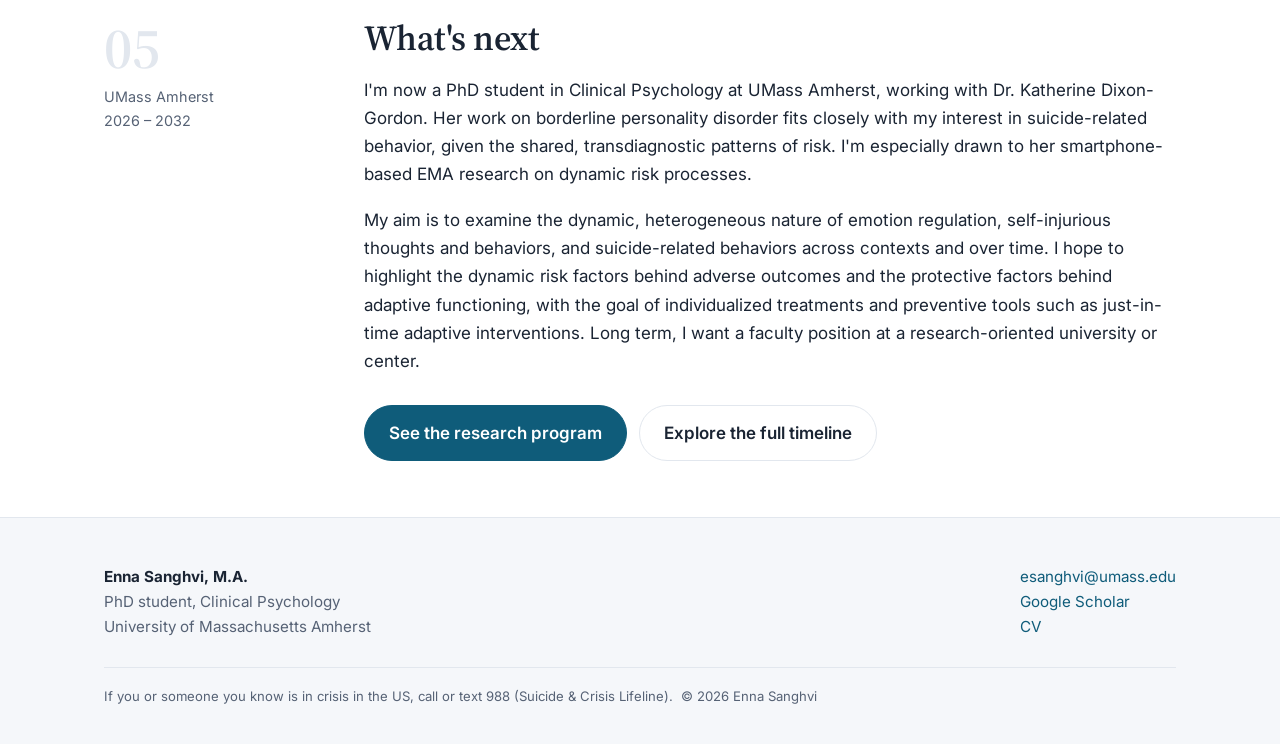
<file: story.html>
<!doctype html>
<html lang="en">
<head>
<meta charset="utf-8">
<meta name="viewport" content="width=device-width,initial-scale=1">
<title>My Story | Enna Sanghvi</title>
<meta name="description" content="How a fascination with data and a commitment to vulnerable populations became a research program on emotion regulation, self-injury, and suicide.">
<link rel="preconnect" href="https://fonts.googleapis.com">
<link rel="preconnect" href="https://fonts.gstatic.com" crossorigin>
<link href="https://fonts.googleapis.com/css2?family=Inter:wght@400;500;600&family=Source+Serif+4:ital,wght@0,500;0,600;1,500;1,600&display=swap" rel="stylesheet">
<link rel="stylesheet" href="style.css">
<script>document.documentElement.classList.add('js')</script>
</head>
<body>
<header class="site-header"><div class="wrap bar">
  <a class="brand" href="index.html">Enna Sanghvi</a>
  <button class="burger" aria-label="Menu" aria-expanded="false"><span></span><span></span></button>
  <nav class="nav" id="nav">
    <a href="story.html">Story</a><a href="research.html">Research</a><a href="publications.html">Publications</a><a href="experience.html">Experience</a><a href="cv.html">CV</a>
  </nav>
</div></header>

<main>
<section class="page-head"><div class="wrap">
  <span class="eyebrow">My story</span>
  <h1>A question that <span class="grad">kept growing.</span></h1>
  <p class="lead">Humans have survived war, disease, disaster, loss, and suffering. Yet some of us also experience the periodic desire to hurt ourselves or not exist. Understanding that paradox has become central to everything I do. Here is how I got here.</p>
</div></section>

<div class="wrap">

<section class="chapter reveal"><div class="side"><div class="big">01</div><div class="when">Pune, India<br>2015 – 2020</div></div>
<div>
  <h2>Curiosity</h2>
  <p>Research found me during my undergraduate years in Psychology and Law. Learning how to collect and analyze data, and reading peer-reviewed work, sparked a fascination with how data can reveal patterns in the way people function. I built a research proposal on selective attention, movement, and memory, and later contributed to a project on mental healthcare structures in India and the well-being of the professionals who staff them.</p>
  <div class="pull">Those four years marked the birth of my fascination with data and with the process of academic research.</div>
  <div class="thread"><b>Threads started:</b> <span class="chip heterogeneity">heterogeneity</span><span class="chip context">context</span> How do people differ, and what shapes the systems around them?</div>
</div></section>

<section class="chapter reveal"><div class="side"><div class="big">02</div><div class="when">Penn State<br>2020 – 2022</div></div>
<div>
  <h2>Rigor</h2>
  <p>To learn what robust empirical research takes, I joined Dr. Michelle Newman's lab as a volunteer research assistant. We studied predictors of and interventions for mood disorders. I helped with data collection and compliance monitoring for a randomized trial of a mindfulness-based ecological momentary intervention, and I saw how EMA could deliver real-time support while capturing what cross-sectional designs can't.</p>
  <p>In parallel, I sharpened my analysis skills on trauma data: conceptualizing questions, running models in R and Mplus, and writing and revising the manuscripts. Those projects became my first first-authored papers, on PTSD symptom classes after Hurricane Ike and on self-acceptance as a link between childhood abuse and adult depression and anxiety.</p>
  <div class="thread"><b>Threads started:</b> <span class="chip dynamics">dynamics</span><span class="chip heterogeneity">heterogeneity</span> What can changes within a person tell us that a single snapshot can't?</div>
</div></section>

<section class="chapter reveal"><div class="side"><div class="big">03</div><div class="when">Columbia<br>2021 – 2024</div></div>
<div>
  <h2>Questions that scale</h2>
  <p>My master's at Teachers College opened up opportunity after opportunity. In Dr. George Bonanno's lab I studied how emotion regulation, flexibility, and resilience differ between civilians and Veterans, using EMA, prospective designs, meta-analysis, and machine learning. I co-authored a meta-analysis of emotion regulation and mental health across cultures, which made me ask when results hold across populations and when they don't.</p>
  <p>To see a study through from start to finish, I led my own, funded by a Dean's Grant for Student Research. It compared components of emotion regulation flexibility in young adults with and without self-injurious behavior.</p>
  <p>In Dr. Christine Cha's lab I led the data monitoring team for an EMA study of suicidal ideation and future thinking in adolescents, and conducted risk assessments and safety plans. The ambiguity in deciding who counts as "suicidal" pushed me to think harder about how risk changes and how we measure it. My thesis used natural language processing in Python to compare future thinking in suicidal and nonsuicidal adolescents, and it led me to ask how machine learning can make sense of passive data like text and facial expression.</p>
  <div class="pull">I became curious about how to quantify what people show us without asking.</div>
  <div class="thread"><b>Threads deepened:</b> <span class="chip dynamics">dynamics</span><span class="chip heterogeneity">heterogeneity</span> Who is at risk, when, and how would we know?</div>
</div></section>

<section class="chapter reveal"><div class="side"><div class="big">04</div><div class="when">New York &amp; Philadelphia<br>2022 – 2026</div></div>
<div>
  <h2>Into the room</h2>
  <p>A big part of my research meant working with people in acute distress, including those with suicidal ideation and trauma-exposed groups such as Veterans. I wanted the clinical competence to match. As a Sexual Violence Advocate at Columbia Health, I took 16- to 24-hour on-call shifts as a first-tier responder, offering crisis support, safety planning, and connection to resources for survivors in moments of acute need.</p>
  <p>I then volunteered on a psychosis unit at NewYork-Presbyterian and joined Dr. Anthony Ahmed's research group. I started with data collection, saw patients one-on-one under supervision, and led groups on the inpatient unit and in the outpatient department. After graduating I moved into a full-time research role, where we used LASSO regression to separate high- and low-risk groups by suicidality and emotion-based impulsivity in patients with psychosis. The question kept returning: how do we identify who is at highest risk, and why?</p>
  <p>My training widened from there: inpatient and forensic units at Bellevue, individual psychotherapy at a private practice in Philadelphia, and most recently case management and harm-reduction counseling in supportive housing. Each setting runs differently, serves different people, and demands different skills.</p>
  <div class="pull">Together these experiences fueled my interest in the nuances of trauma and in brief interventions for stressful life events.</div>
  <div class="thread"><b>Threads deepened:</b> <span class="chip context">context</span><span class="chip heterogeneity">heterogeneity</span> Science that doesn't survive contact with real clinical settings isn't finished.</div>
</div></section>

<section class="chapter reveal"><div class="side"><div class="big">05</div><div class="when">UMass Amherst<br>2026 – 2032</div></div>
<div>
  <h2>What's next</h2>
  <p>I'm now a PhD student in Clinical Psychology at UMass Amherst, working with Dr. Katherine Dixon-Gordon. Her work on borderline personality disorder fits closely with my interest in suicide-related behavior, given the shared, transdiagnostic patterns of risk. I'm especially drawn to her smartphone-based EMA research on dynamic risk processes.</p>
  <p>My aim is to examine the dynamic, heterogeneous nature of emotion regulation, self-injurious thoughts and behaviors, and suicide-related behaviors across contexts and over time. I hope to highlight the dynamic risk factors behind adverse outcomes and the protective factors behind adaptive functioning, with the goal of individualized treatments and preventive tools such as just-in-time adaptive interventions. Long term, I want a faculty position at a research-oriented university or center.</p>
  <div class="actions"><a class="btn primary" href="research.html">See the research program</a><a class="btn" href="experience.html">Explore the full timeline</a></div>
</div></section>

</div>
</main>

<footer class="site-footer"><div class="wrap">
  <div class="foot-grid">
    <div><strong>Enna Sanghvi, M.A.</strong><br>PhD student, Clinical Psychology<br>University of Massachusetts Amherst</div>
    <div><a href="mailto:esanghvi@umass.edu">esanghvi@umass.edu</a><br><a href="https://scholar.google.com/citations?user=xVCnvcsAAAAJ&amp;hl=en">Google Scholar</a><br><a href="cv.html">CV</a></div>
  </div>
  <p class="fine">If you or someone you know is in crisis in the US, call or text 988 (Suicide &amp; Crisis Lifeline). &nbsp;© <span id="yr"></span> Enna Sanghvi</p>
</div></footer>
<script src="script.js"></script>
</body>
</html>
</file>
<file: style.css>
:root{
  --bg:#ffffff;--bg2:#f5f7fa;--card:#ffffff;--line:#e2e7ee;--text:#1a2433;--muted:#566275;
  --accent:#0f5c7a;--accent2:#a8501f;--accent3:#5a4fb0;--maxw:1120px;--r:12px;
  --sans:"Inter",system-ui,-apple-system,"Segoe UI",Roboto,sans-serif;
  --disp:"Source Serif 4",Georgia,"Times New Roman",serif;
  --ui:"Inter",system-ui,sans-serif;
}
*{box-sizing:border-box}
html{scroll-behavior:smooth}
body{margin:0;background:var(--bg);color:var(--text);font:17px/1.65 var(--sans);-webkit-font-smoothing:antialiased}
[hidden]{display:none!important}
a{color:var(--accent);text-decoration:none}
a:hover{text-decoration:underline}
img,svg{max-width:100%}
.wrap{max-width:var(--maxw);margin:0 auto;padding:0 24px}

/* header */
.site-header{position:sticky;top:0;z-index:50;backdrop-filter:blur(14px);background:rgba(255,255,255,.9);border-bottom:1px solid var(--line)}
.bar{display:flex;align-items:center;justify-content:space-between;height:66px}
.brand{font:600 1.2rem var(--disp);color:var(--text);letter-spacing:-.01em}
.brand:hover{text-decoration:none;color:var(--accent)}
.nav{display:flex;gap:6px}
.nav a{color:var(--muted);padding:8px 14px;border-radius:999px;font-size:.95rem}
.nav a:hover{color:var(--text);background:var(--card);text-decoration:none}
.nav a.active{color:#fff;background:var(--accent)}
.burger{display:none;background:none;border:0;width:40px;height:40px;cursor:pointer;position:relative}
.burger span{position:absolute;left:9px;right:9px;height:2px;background:var(--text);transition:.25s}
.burger span:first-child{top:15px}.burger span:last-child{top:23px}
.burger[aria-expanded=true] span:first-child{top:19px;transform:rotate(45deg)}
.burger[aria-expanded=true] span:last-child{top:19px;transform:rotate(-45deg)}

/* type */
h1,h2,h3{font-family:var(--disp);line-height:1.1;letter-spacing:-.015em;margin:0 0 .5em}
h1{font-size:clamp(2.4rem,6vw,4.4rem);font-weight:600}
h2{font-size:clamp(1.7rem,3.6vw,2.4rem);font-weight:600}
h3{font-size:1.3rem;font-weight:600}
p{margin:0 0 1.1em}
.eyebrow{font:600 .8rem var(--ui);letter-spacing:.16em;text-transform:uppercase;color:var(--accent);margin-bottom:18px;display:block}
.lead{font-size:clamp(1.1rem,2vw,1.35rem);color:#3a4657;max-width:46em}
.grad{color:var(--accent);font-style:italic}
.muted{color:var(--muted)}

/* layout */
.section{padding:84px 0;border-top:1px solid var(--line)}
.section:first-of-type{border-top:0}
.page-head{padding:92px 0 40px;background:linear-gradient(180deg,var(--bg2),var(--bg))}
.hero{padding:96px 0 70px;background:linear-gradient(180deg,var(--bg2),var(--bg))}
.hero h1{max-width:12em}
.actions{display:flex;flex-wrap:wrap;gap:12px;margin-top:30px}
.btn{display:inline-block;padding:13px 24px;border-radius:999px;font-weight:600;border:1px solid var(--line);color:var(--text);transition:.2s}
.btn:hover{text-decoration:none;border-color:var(--accent);transform:translateY(-2px)}
.btn.primary{background:var(--accent);color:#fff;border-color:var(--accent)}
.btn.primary:hover{box-shadow:0 8px 30px rgba(15,92,122,.25)}
.grid{display:grid;gap:20px}
.g3{grid-template-columns:repeat(3,1fr)}
.g2{grid-template-columns:repeat(2,1fr)}
.card{background:var(--card);border:1px solid var(--line);border-radius:var(--r);padding:28px;transition:.25s;box-shadow:0 1px 2px rgba(20,35,60,.04)}
a.card{display:block;color:inherit}
a.card:hover{text-decoration:none;border-color:var(--accent);transform:translateY(-3px);box-shadow:0 10px 28px rgba(20,35,60,.10)}
.card .num{font:700 .85rem var(--ui);color:var(--accent);letter-spacing:.12em}
.card h3{margin:10px 0 8px}
.card p{color:var(--muted);margin:0}
.card.d{border-top:3px solid var(--accent)}
.card.h{border-top:3px solid var(--accent3)}
.card.c{border-top:3px solid var(--accent2)}
.chip{display:inline-block;font:600 .72rem var(--ui);letter-spacing:.08em;text-transform:uppercase;padding:4px 10px;border-radius:999px;border:1px solid var(--line);color:var(--muted);margin:0 6px 6px 0}
.chip.dynamics{color:var(--accent);border-color:rgba(15,92,122,.4)}
.chip.heterogeneity{color:var(--accent3);border-color:rgba(90,79,176,.4)}
.chip.context{color:var(--accent2);border-color:rgba(168,80,31,.4)}

/* hero visual */
.pulse{width:100%;max-width:640px;margin-top:46px}
.pulse .line{fill:none;stroke:url(#g);stroke-width:2.6;stroke-linecap:round;stroke-dasharray:1400;stroke-dashoffset:1400;animation:draw 3.6s .3s ease forwards}
.pulse circle{fill:#fff;stroke:var(--accent);stroke-width:2;opacity:0;animation:pop .5s ease forwards}
.pulse circle:nth-of-type(1){animation-delay:.9s}.pulse circle:nth-of-type(2){animation-delay:1.5s}
.pulse circle:nth-of-type(3){animation-delay:2.1s}.pulse circle:nth-of-type(4){animation-delay:2.7s}
.pulse circle:nth-of-type(5){animation-delay:3.3s}
.cap{font-size:.85rem;color:var(--muted);margin-top:8px}
@keyframes draw{to{stroke-dashoffset:0}}
@keyframes pop{to{opacity:1}}

/* path steps */
.path{display:grid;grid-template-columns:repeat(4,1fr);gap:0;counter-reset:s}
.step{padding:24px 22px 0 0;border-top:2px solid var(--line);position:relative}
.step::before{content:"";position:absolute;top:-6px;left:0;width:10px;height:10px;border-radius:50%;background:var(--accent)}
.step b{display:block;font:600 1.05rem var(--ui);margin-bottom:4px}
.step span{color:var(--muted);font-size:.93rem}

/* chapters (story) */
.chapter{display:grid;grid-template-columns:220px 1fr;gap:40px;padding:56px 0;border-top:1px solid var(--line)}
.chapter .side{position:sticky;top:100px;align-self:start}
.chapter .big{font:600 3.6rem/1 var(--disp);color:var(--line)}
.chapter .when{color:var(--muted);font-size:.9rem;margin-top:8px}
.chapter h2{font-size:clamp(1.6rem,3.4vw,2.2rem)}
.pull{margin:28px 0;padding:6px 0 6px 22px;border-left:3px solid var(--accent);font:500 1.25rem/1.45 var(--disp);color:var(--text)}
.thread{background:var(--bg2);border:1px solid var(--line);border-radius:14px;padding:16px 20px;margin-top:22px;font-size:.95rem;color:var(--muted)}
.thread b{color:var(--text)}

/* theme blocks (research) */
.theme{display:grid;grid-template-columns:1fr 1fr;gap:48px;padding:60px 0;border-top:1px solid var(--line)}
.theme ul{padding-left:1.1em;color:var(--muted)}
.theme li{margin-bottom:.5em}
.tag-row{margin-top:18px}
.method{display:flex;flex-wrap:wrap;gap:10px}
.method span{background:var(--card);border:1px solid var(--line);padding:8px 16px;border-radius:999px;font-size:.92rem}

/* filters */
.filters{display:flex;flex-wrap:wrap;gap:8px;margin:0 0 30px}
.filters button{background:none;color:var(--muted);border:1px solid var(--line);border-radius:999px;padding:8px 18px;font:600 .88rem var(--sans);cursor:pointer;transition:.2s}
.filters button:hover{color:var(--text);border-color:var(--muted)}
.filters button.on{background:var(--accent);color:#fff;border-color:var(--accent)}

/* pubs */
.pubs{list-style:none;margin:0;padding:0}
.pub{padding:24px 0;border-bottom:1px solid var(--line)}
.pub .yr{font:700 .9rem var(--ui);color:var(--accent)}
.pub .t{font:600 1.15rem/1.4 var(--disp);margin:4px 0}
.pub .a{color:var(--muted);font-size:.95rem}
.pub .a b{color:var(--text)}
.pub .j{font-style:italic;font-size:.95rem}
.sub-h{margin:64px 0 18px;font-size:1.5rem}

/* timeline (experience) */
.tl{list-style:none;margin:0;padding:0 0 0 26px;border-left:2px solid var(--line)}
.tl li{position:relative;padding:0 0 38px 14px}
.tl li::before{content:"";position:absolute;left:-34px;top:8px;width:12px;height:12px;border-radius:50%;background:var(--bg);border:2px solid var(--accent)}
.tl li[data-tags~=clinical]::before{border-color:var(--accent2)}
.tl .date{font:600 .8rem var(--ui);letter-spacing:.08em;text-transform:uppercase;color:var(--muted)}
.tl h3{margin:4px 0 2px;font-size:1.2rem}
.tl .org{color:var(--accent);font-size:.95rem;margin-bottom:8px}
.tl p{color:var(--muted);margin:0 0 .5em;font-size:.98rem}
.tl ul{margin:6px 0 0;padding-left:1.1em;color:var(--muted);font-size:.98rem}
.legend{display:flex;gap:18px;font-size:.85rem;color:var(--muted);margin-bottom:26px}
.legend i{display:inline-block;width:10px;height:10px;border-radius:50%;margin-right:6px;border:2px solid var(--accent)}
.legend i.cl{border-color:var(--accent2)}

/* cv */
.cv-grid{display:grid;grid-template-columns:200px 1fr;gap:20px 40px;padding:36px 0;border-top:1px solid var(--line)}
.cv-grid h2{font-size:1.15rem;color:var(--accent);letter-spacing:.04em}
.cv-row{display:flex;gap:20px;padding:0 0 14px}
.cv-row .y{min-width:96px;color:var(--muted);font-size:.92rem}
.cv-list{list-style:none;margin:0;padding:0}
.cv-list li{padding:0 0 10px;color:#3a4657}
details{background:var(--card);border:1px solid var(--line);border-radius:14px;padding:16px 20px}
summary{cursor:pointer;font-weight:600}
details ul{columns:2;column-gap:32px;color:var(--muted);font-size:.93rem;padding-left:1.1em}

/* cta + footer */
.cta{text-align:center;padding:90px 0}
.cta h2{max-width:14em;margin-left:auto;margin-right:auto}
.site-footer{border-top:1px solid var(--line);padding:46px 0 36px;background:var(--bg2);color:var(--muted);font-size:.95rem}
.foot-grid{display:flex;justify-content:space-between;gap:24px;flex-wrap:wrap}
.site-footer strong{color:var(--text)}
.fine{margin:28px 0 0;font-size:.82rem;border-top:1px solid var(--line);padding-top:18px}

/* reveal */
.js .reveal{opacity:0;transform:translateY(22px);transition:opacity .7s ease,transform .7s ease}
.js .reveal.in{opacity:1;transform:none}

@media(max-width:860px){
  .g3,.g2,.theme{grid-template-columns:1fr}
  .path{grid-template-columns:1fr 1fr;row-gap:30px}
  .chapter{grid-template-columns:1fr;gap:10px}
  .chapter .side{position:static;display:flex;align-items:baseline;gap:16px}
  .chapter .big{font-size:2.6rem}
  .cv-grid{grid-template-columns:1fr;gap:8px}
  details ul{columns:1}
  .burger{display:block}
  .nav{display:none;position:absolute;top:66px;left:0;right:0;background:var(--bg);flex-direction:column;padding:14px 24px 20px;border-bottom:1px solid var(--line)}
  .nav.open{display:flex}
  .section{padding:60px 0}
}
@media(prefers-reduced-motion:reduce){
  *{animation:none!important;transition:none!important}
  .pulse .line{stroke-dashoffset:0}.pulse circle{opacity:1}
  .js .reveal{opacity:1;transform:none}
}

/* portrait */
.hero-grid{display:grid;grid-template-columns:300px 1fr;gap:56px;align-items:center}
.hero-grid .hero-text h1{max-width:none}
.portrait{margin:0;position:relative;width:100%;aspect-ratio:4/5;border-radius:14px;overflow:hidden;border:1px solid var(--line);box-shadow:0 14px 40px rgba(20,35,60,.12);background:var(--bg2)}
.portrait img{width:100%;height:100%;object-fit:cover;display:block}
.portrait.noimg::after{content:"ES";position:absolute;inset:0;display:flex;align-items:center;justify-content:center;font:600 4rem var(--disp);color:var(--accent);opacity:.5}
@media(max-width:860px){
  .hero-grid{grid-template-columns:1fr;gap:28px}
  .portrait{max-width:240px}
}
</file>
